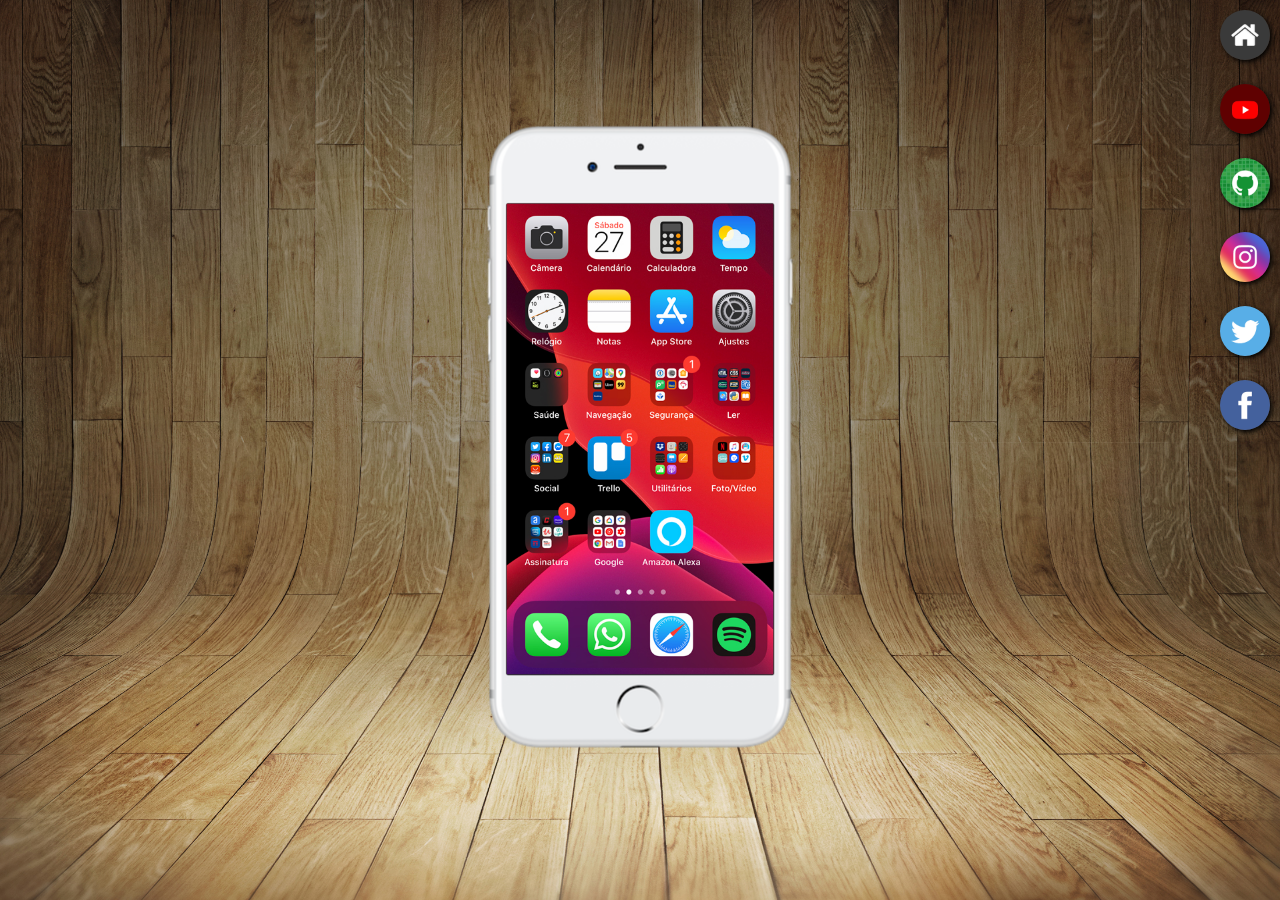
<file: index.html>
<!DOCTYPE html>
<html lang="pt-br">
<head>
    <meta charset="UTF-8">
    <meta http-equiv="X-UA-Compatible" content="IE=edge">
    <meta name="viewport" content="width=device-width, initial-scale=1.0">
    <link rel="stylesheet" href="estilos/style.css">
    <link rel="shortcut icon" href="favicon.ico" type="image/x-icon">
    <title>Projetos Redes Sociais</title>
</head>
<body>
    <main>
        <section id="telefone">
            <iframe src="home.html" name="tela" id="tela"  frameborder="0"></iframe>

        </section>

        <section id="redes-sociais">
            <a href="home.html" target="tela"><img src="imagens/logo-home.jpg" alt="Home"></a><br>

            <a href="youtube.html" target="tela"><img src="imagens/logo-youtube.jpg" alt="Youtube"></a><br>

            <a href="github.html" target="tela"><img src="imagens/logo-github.jpg" alt="GitHub"></a><br>

            <a href="instagram.html" target="tela"><img src="imagens/logo-instagram.jpg" alt="Instagram"></a><br>

            <a href="twitter.html" target="tela"><img src="imagens/logo-twitter.jpg" alt="Twitter"></a><br>
            
            <a href="facebook.html" target="tela"><img src="imagens/logo-facebook.jpg" alt="Facebook"></a><br>

        </section>



    </main>
</body>
</html>
</file>
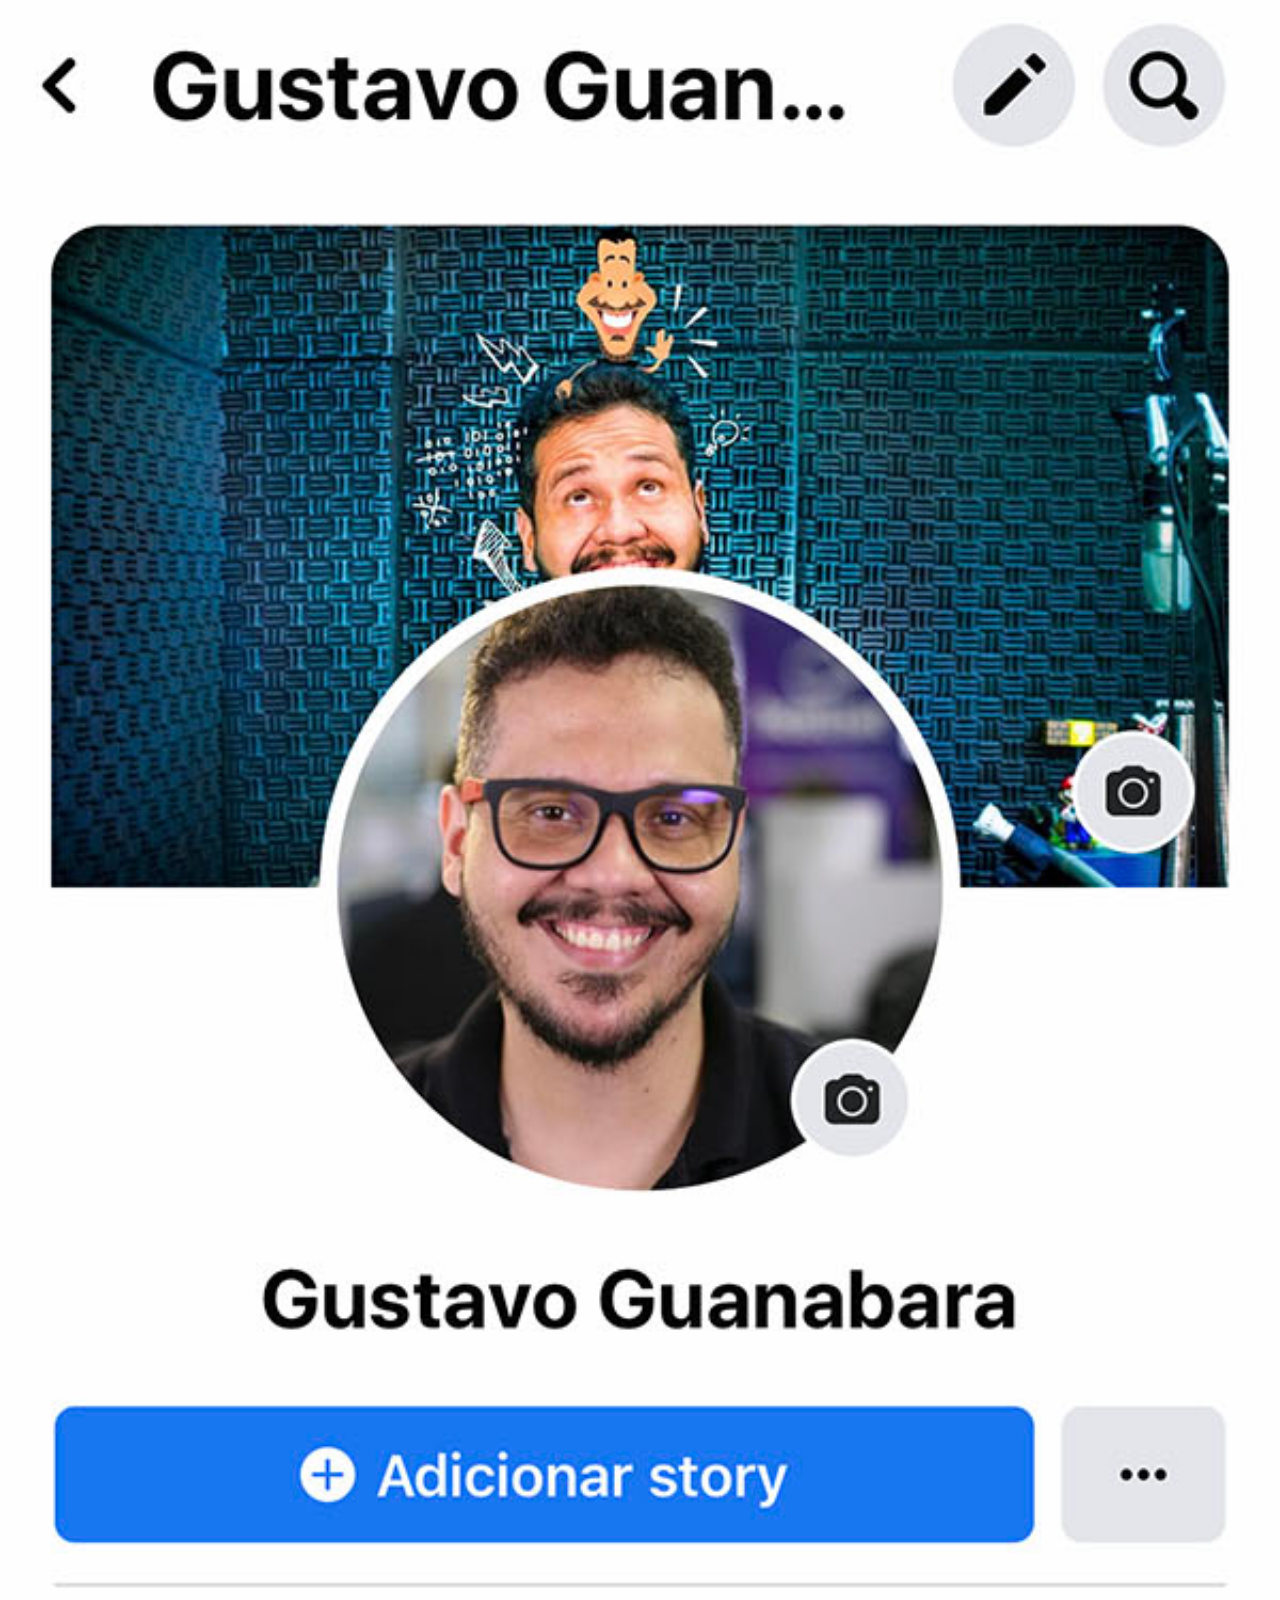
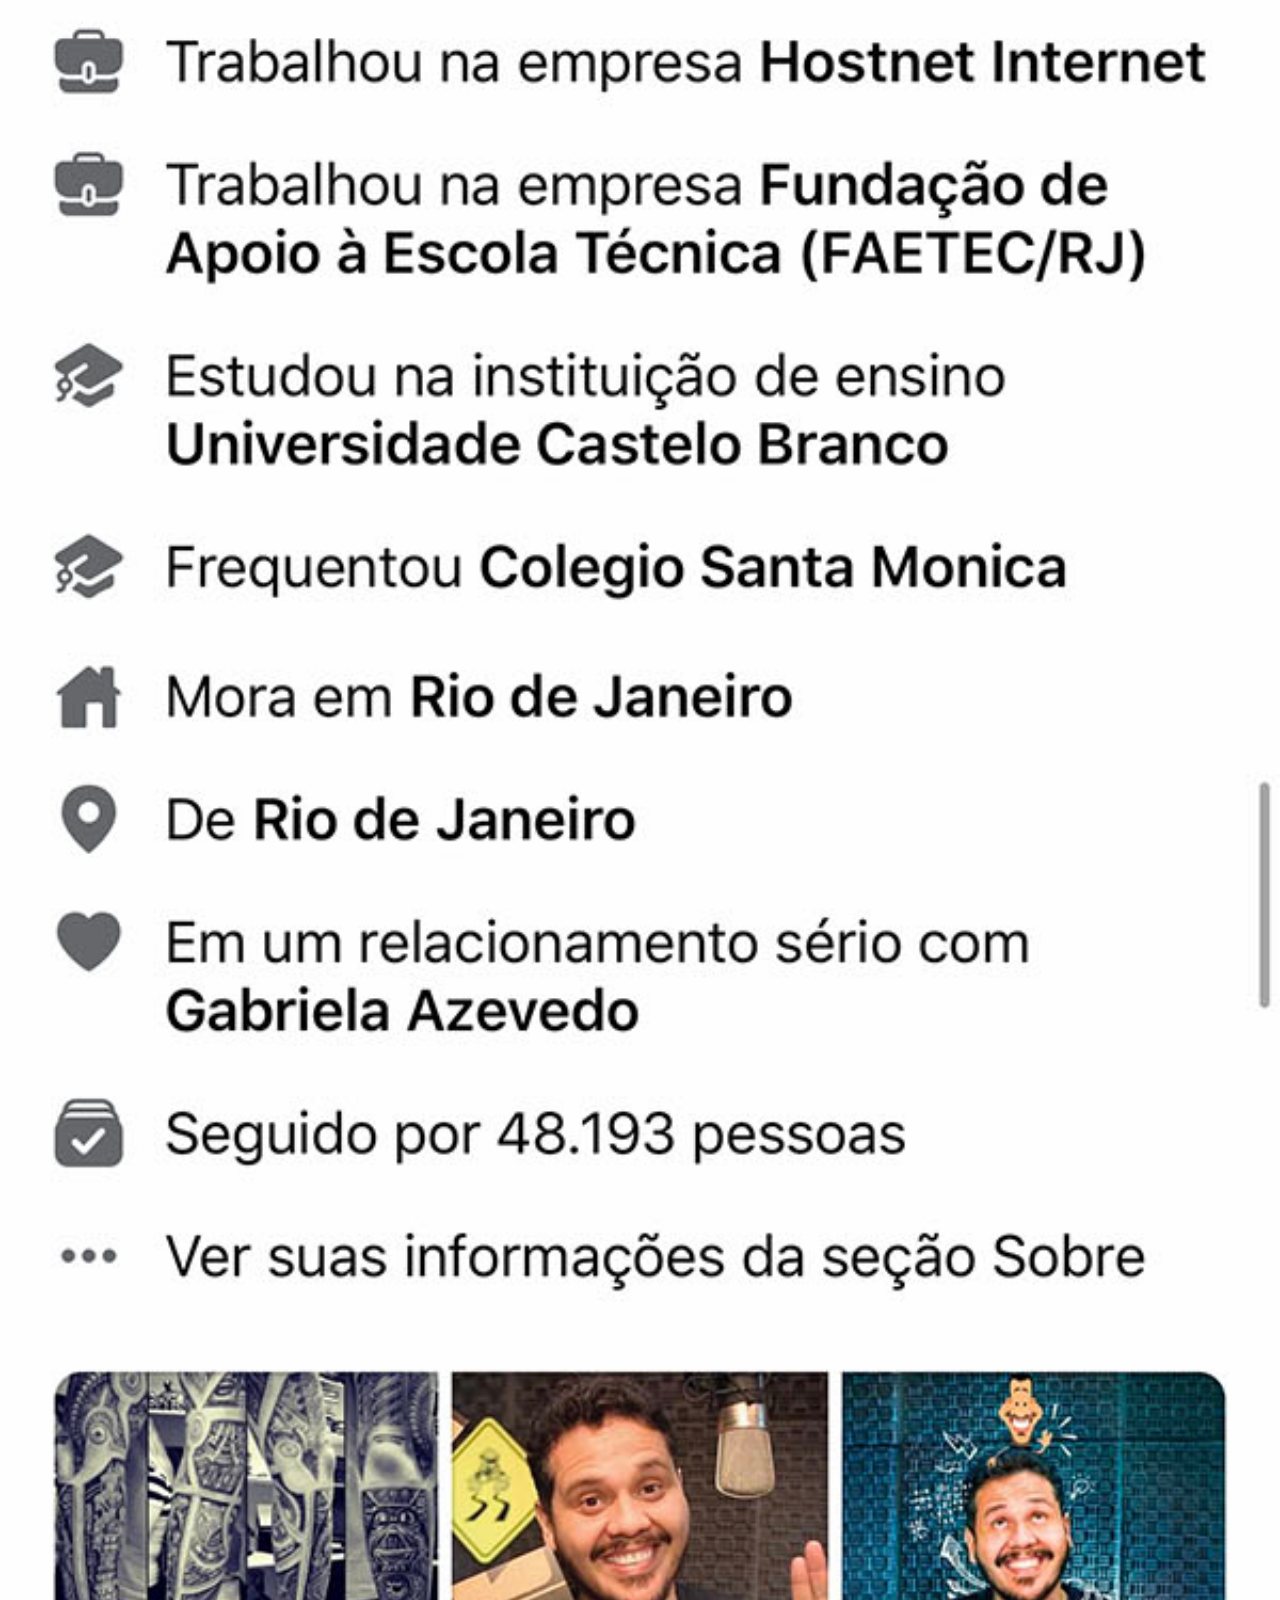
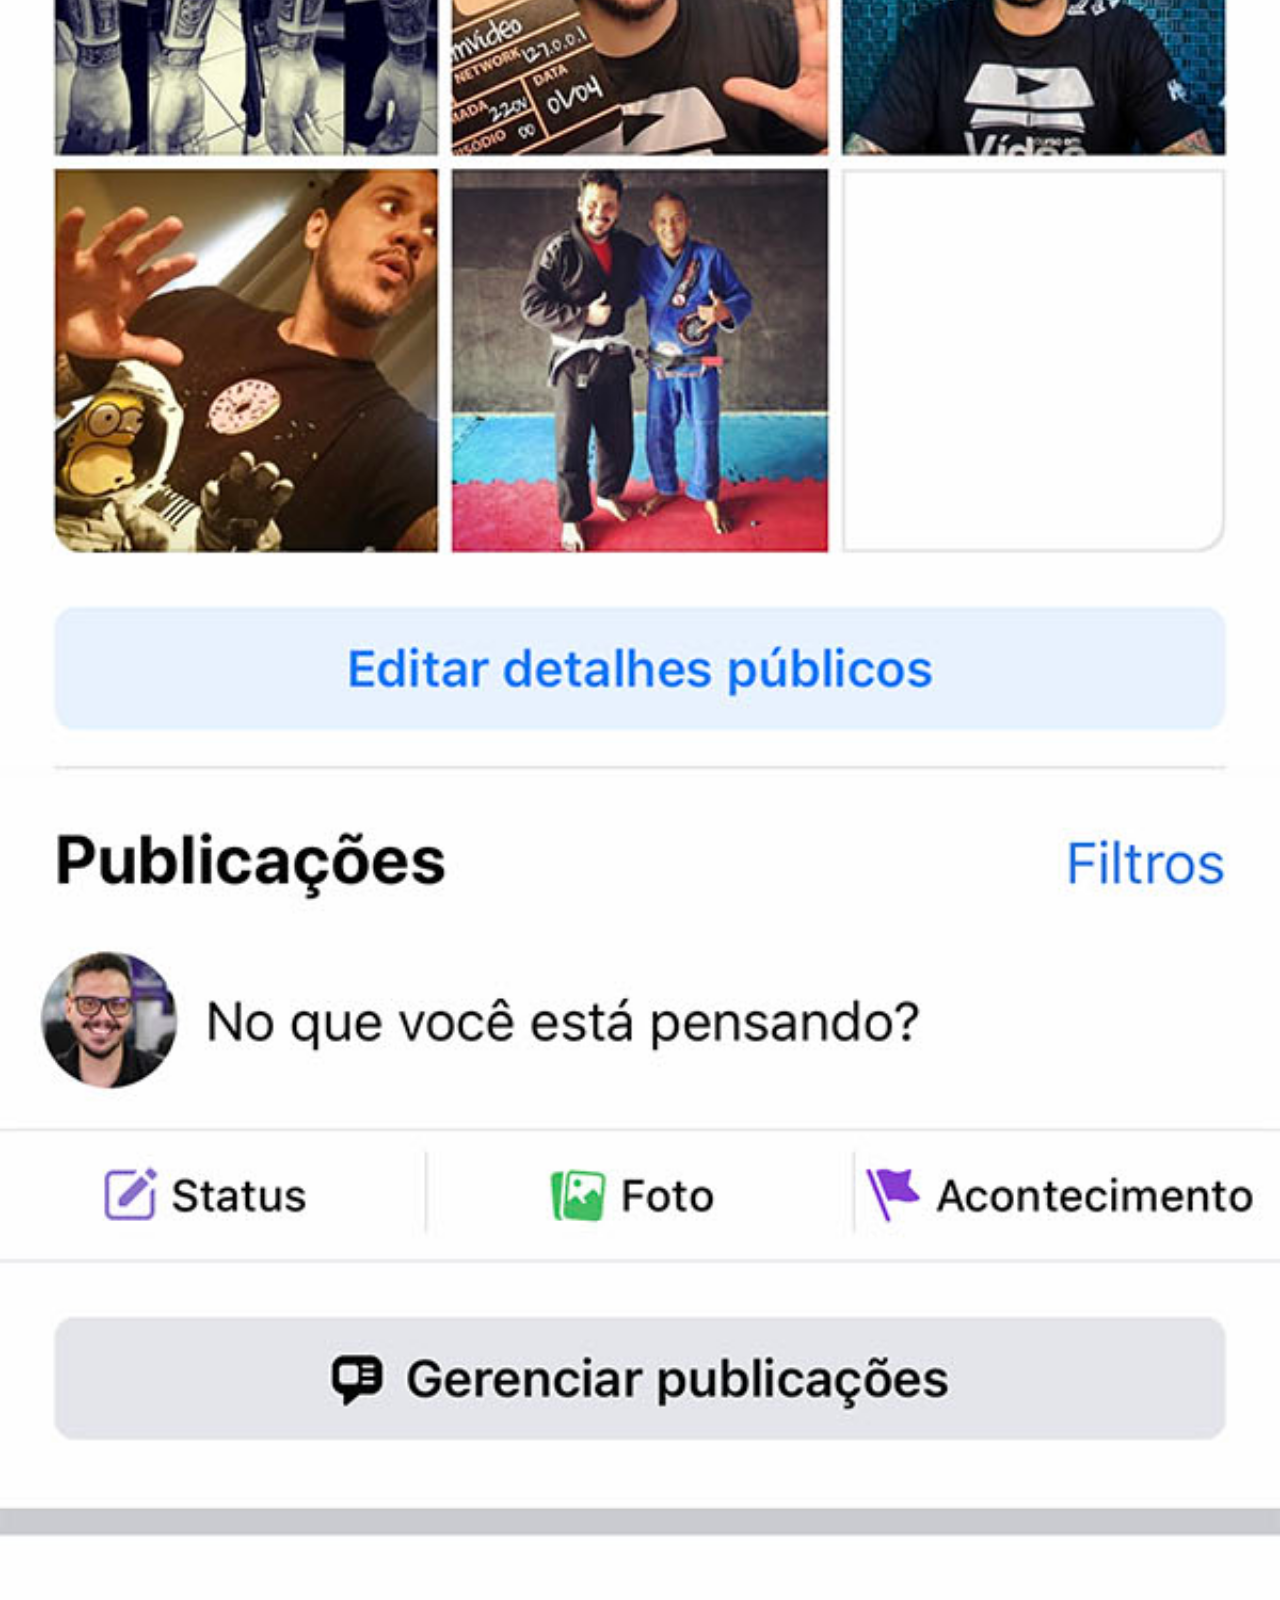
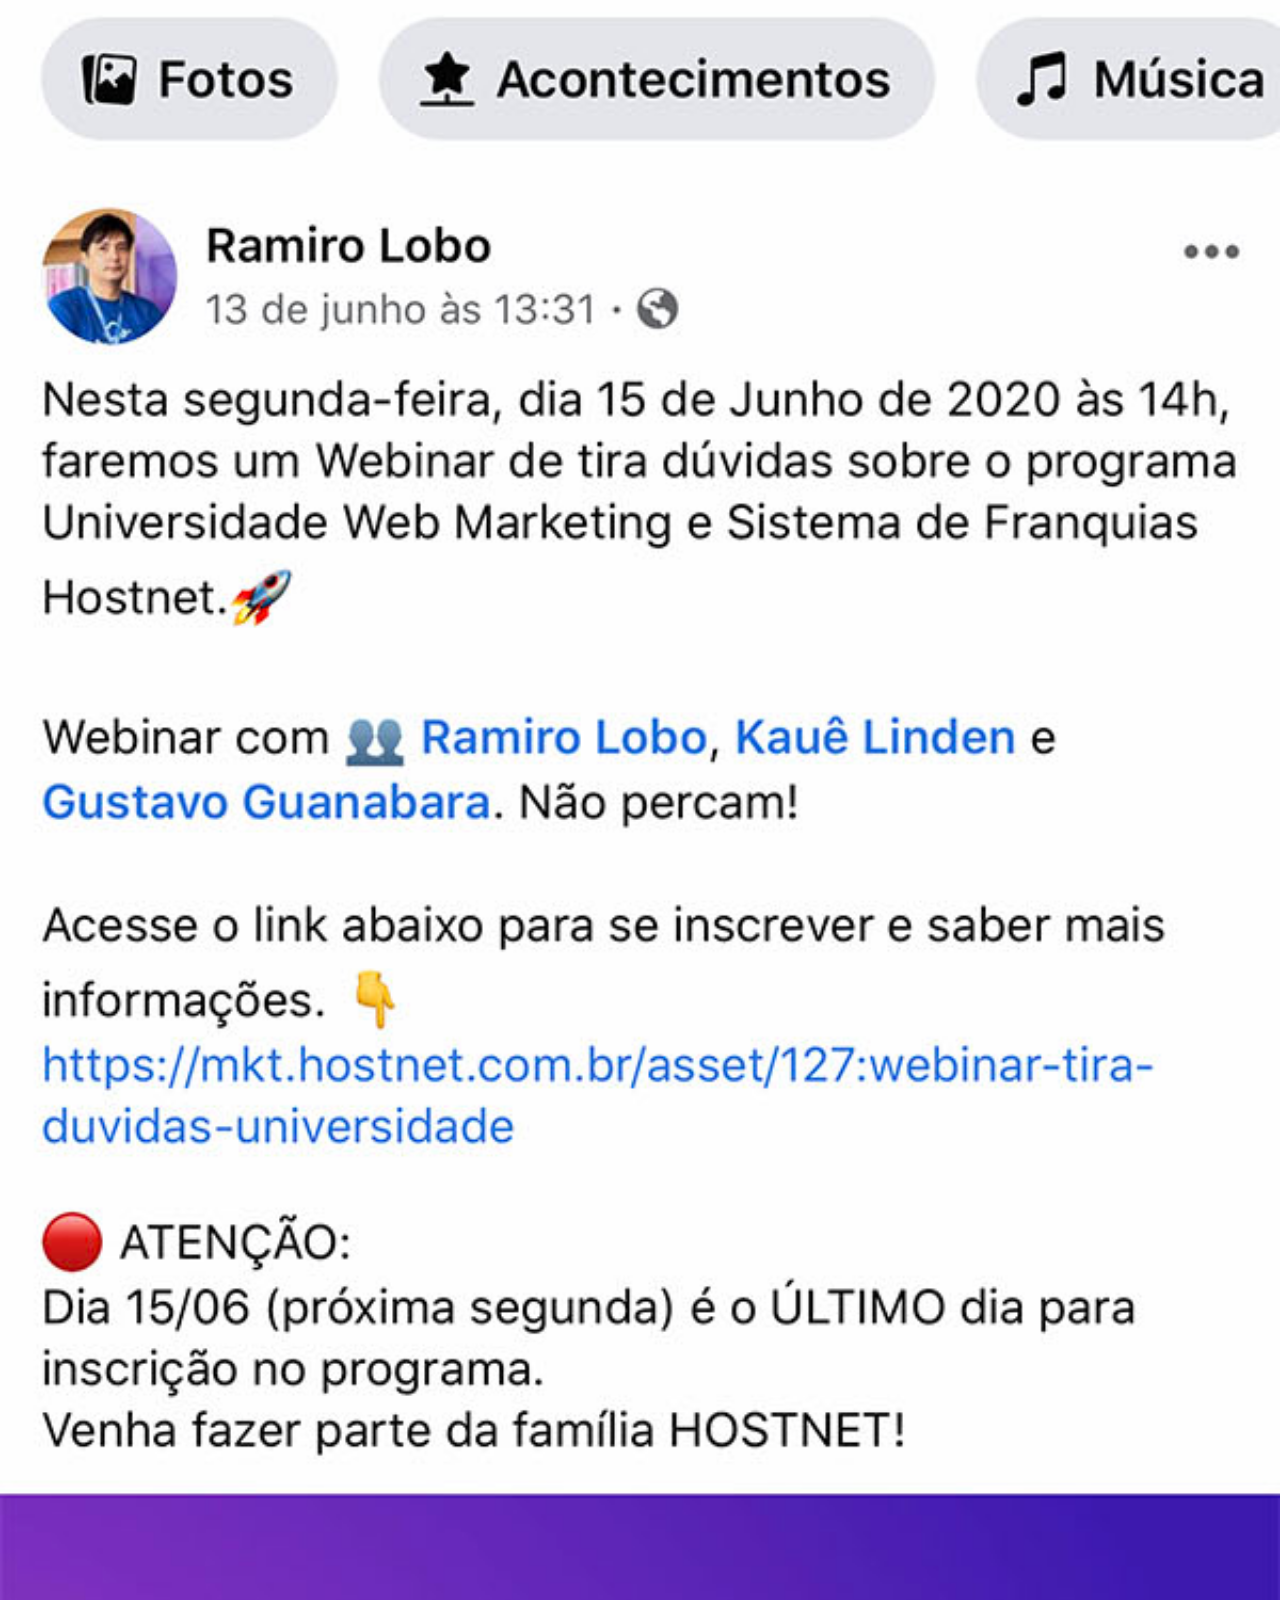
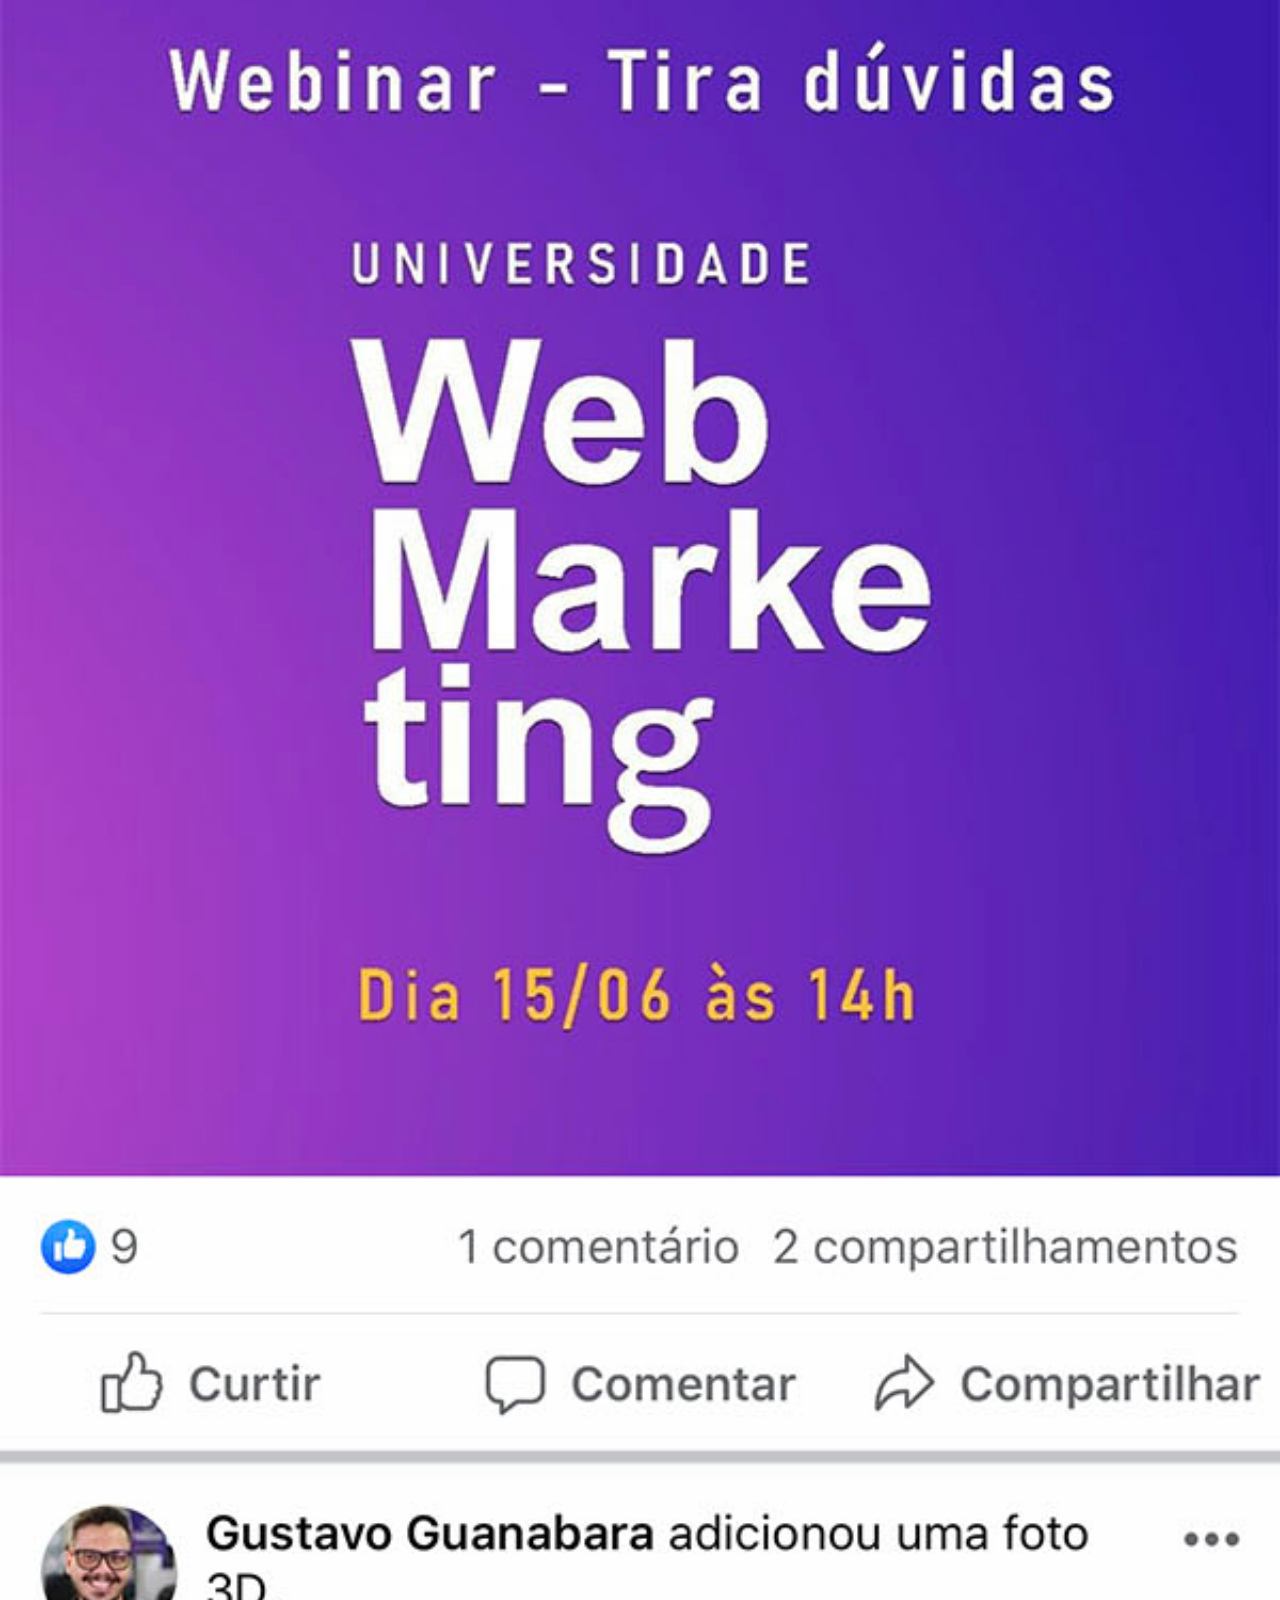
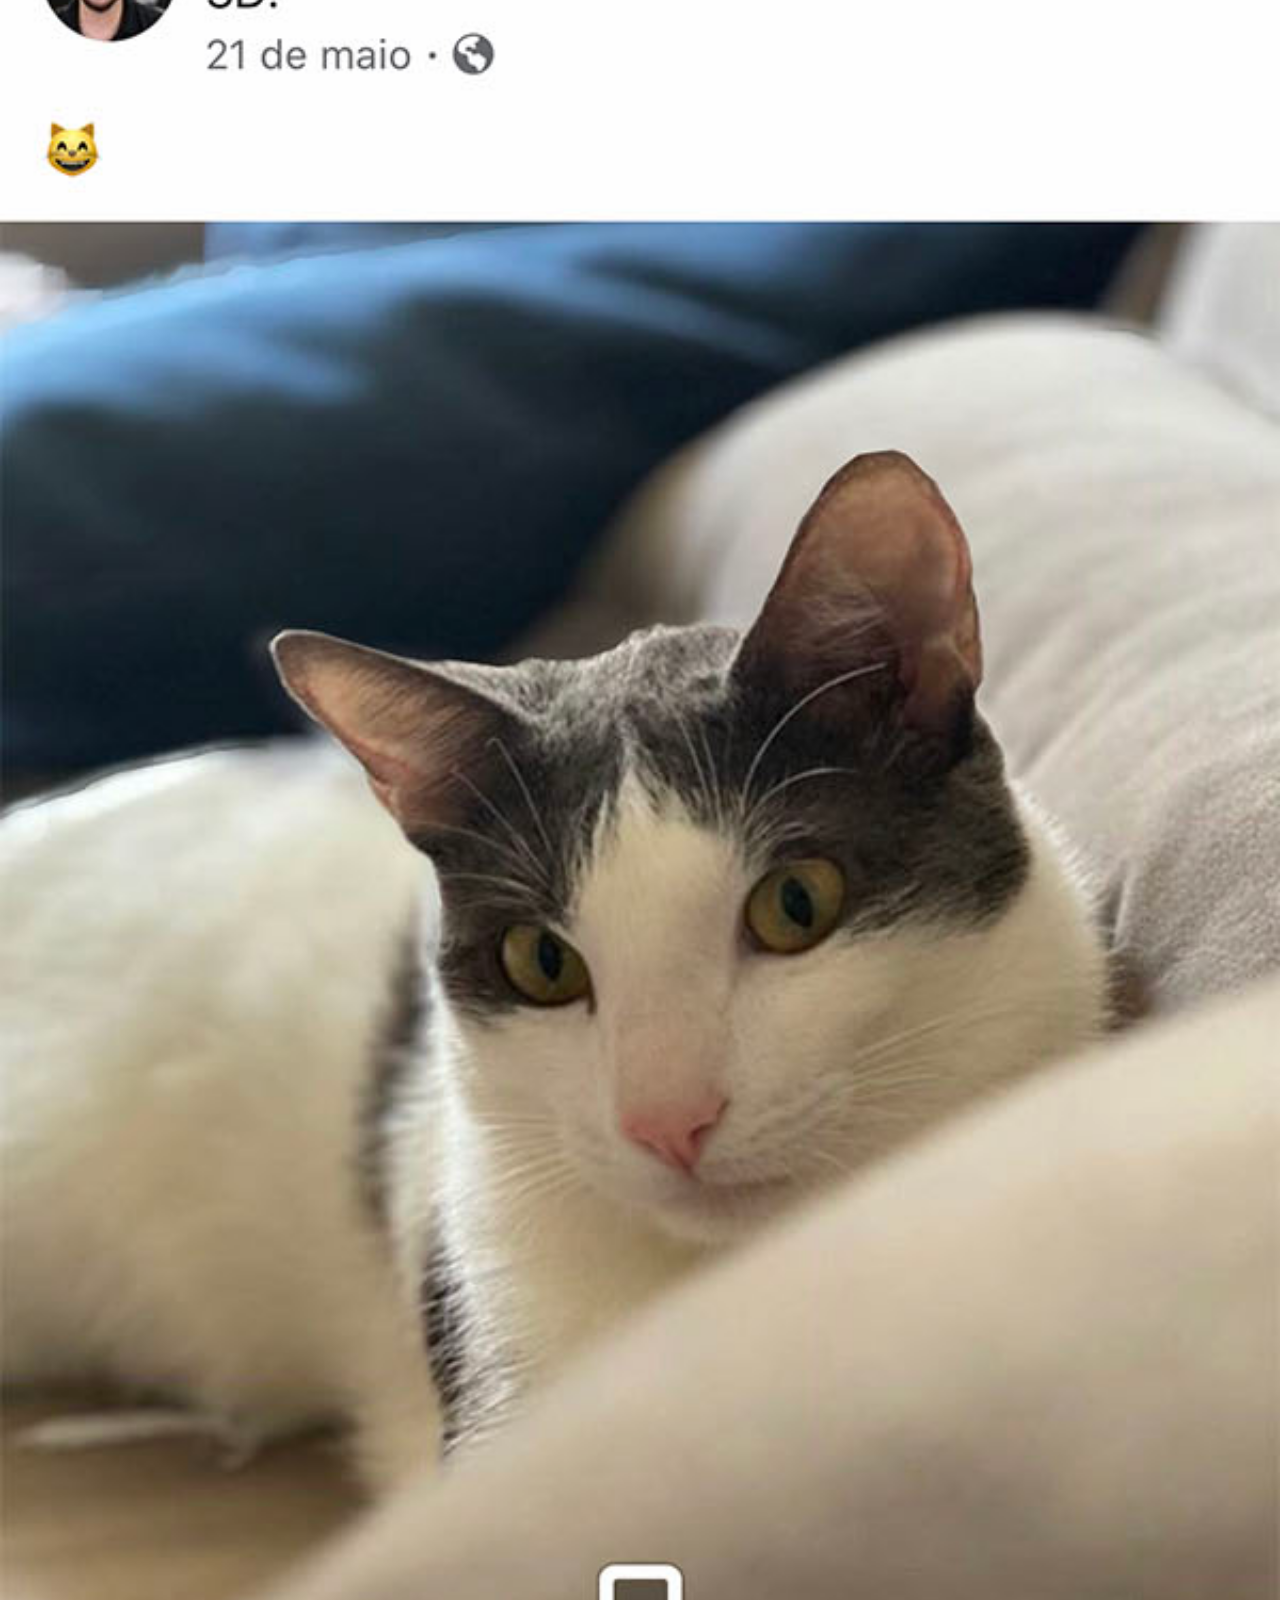
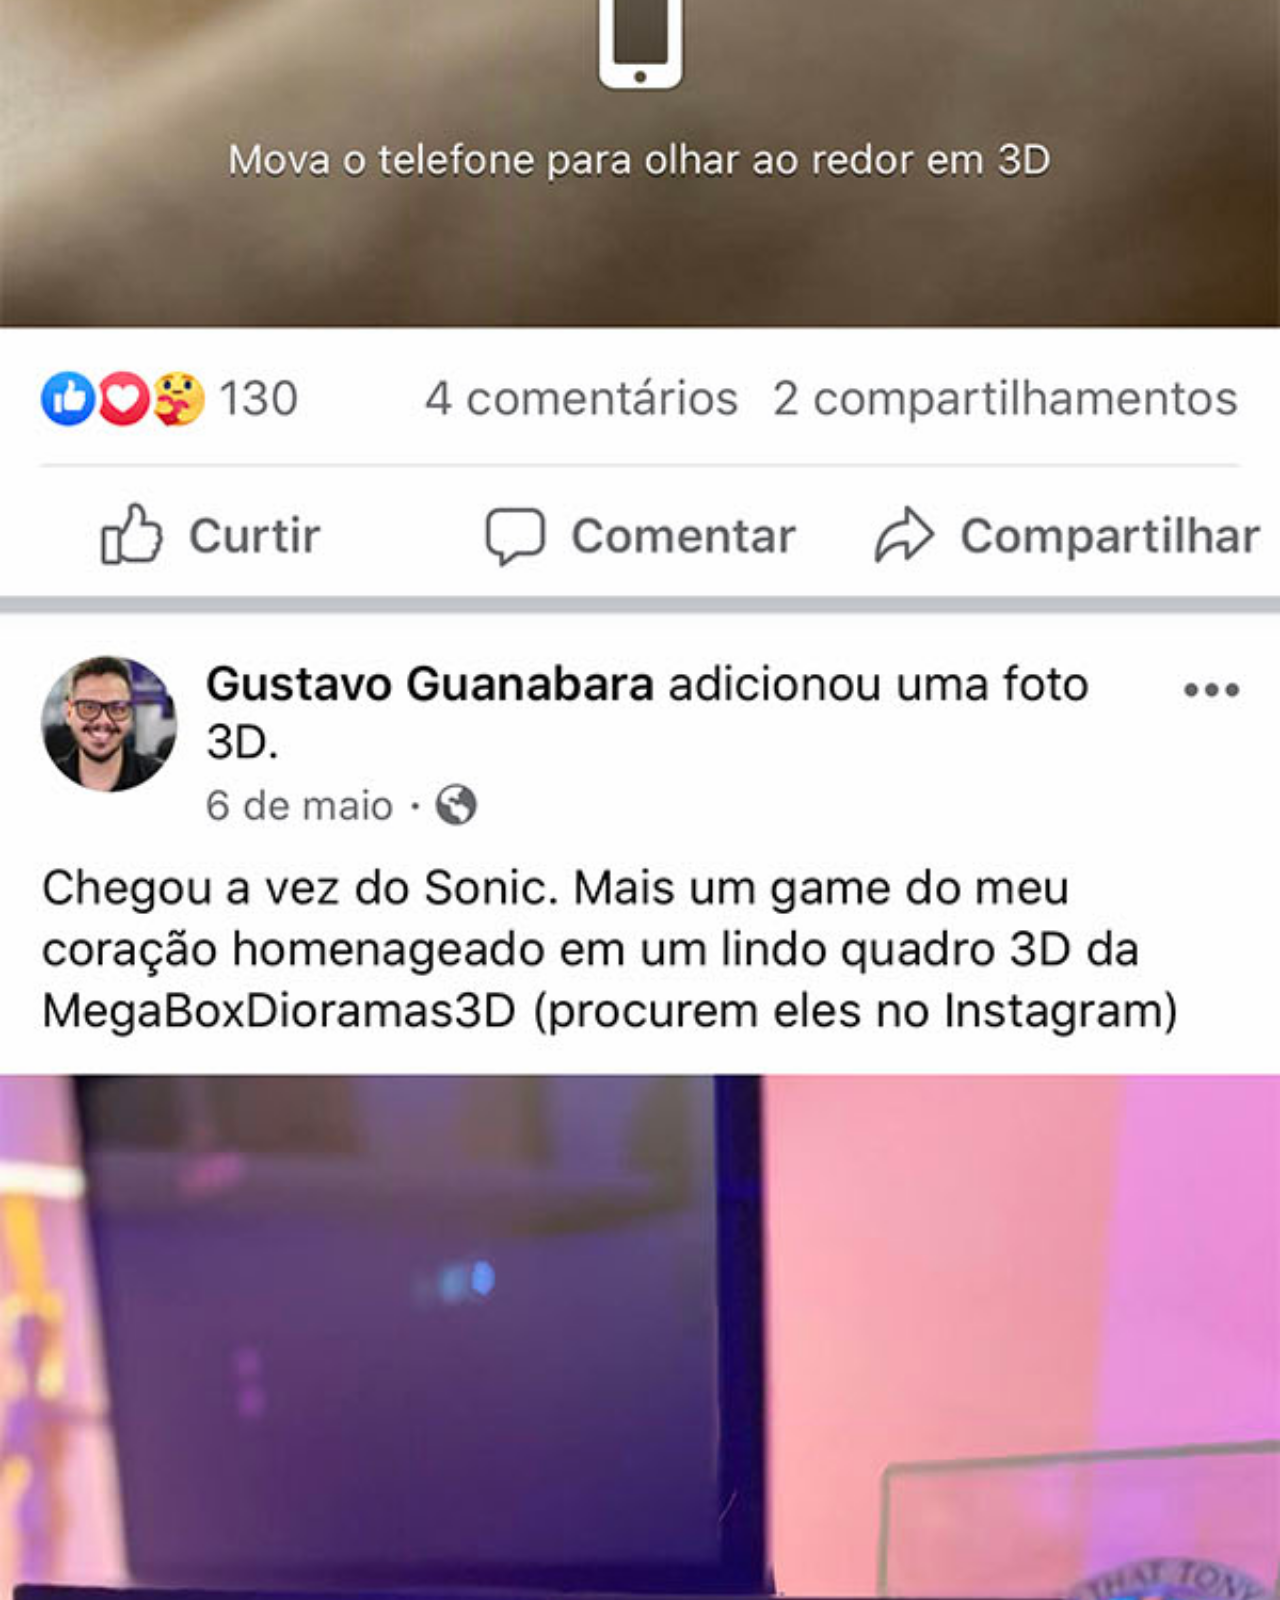
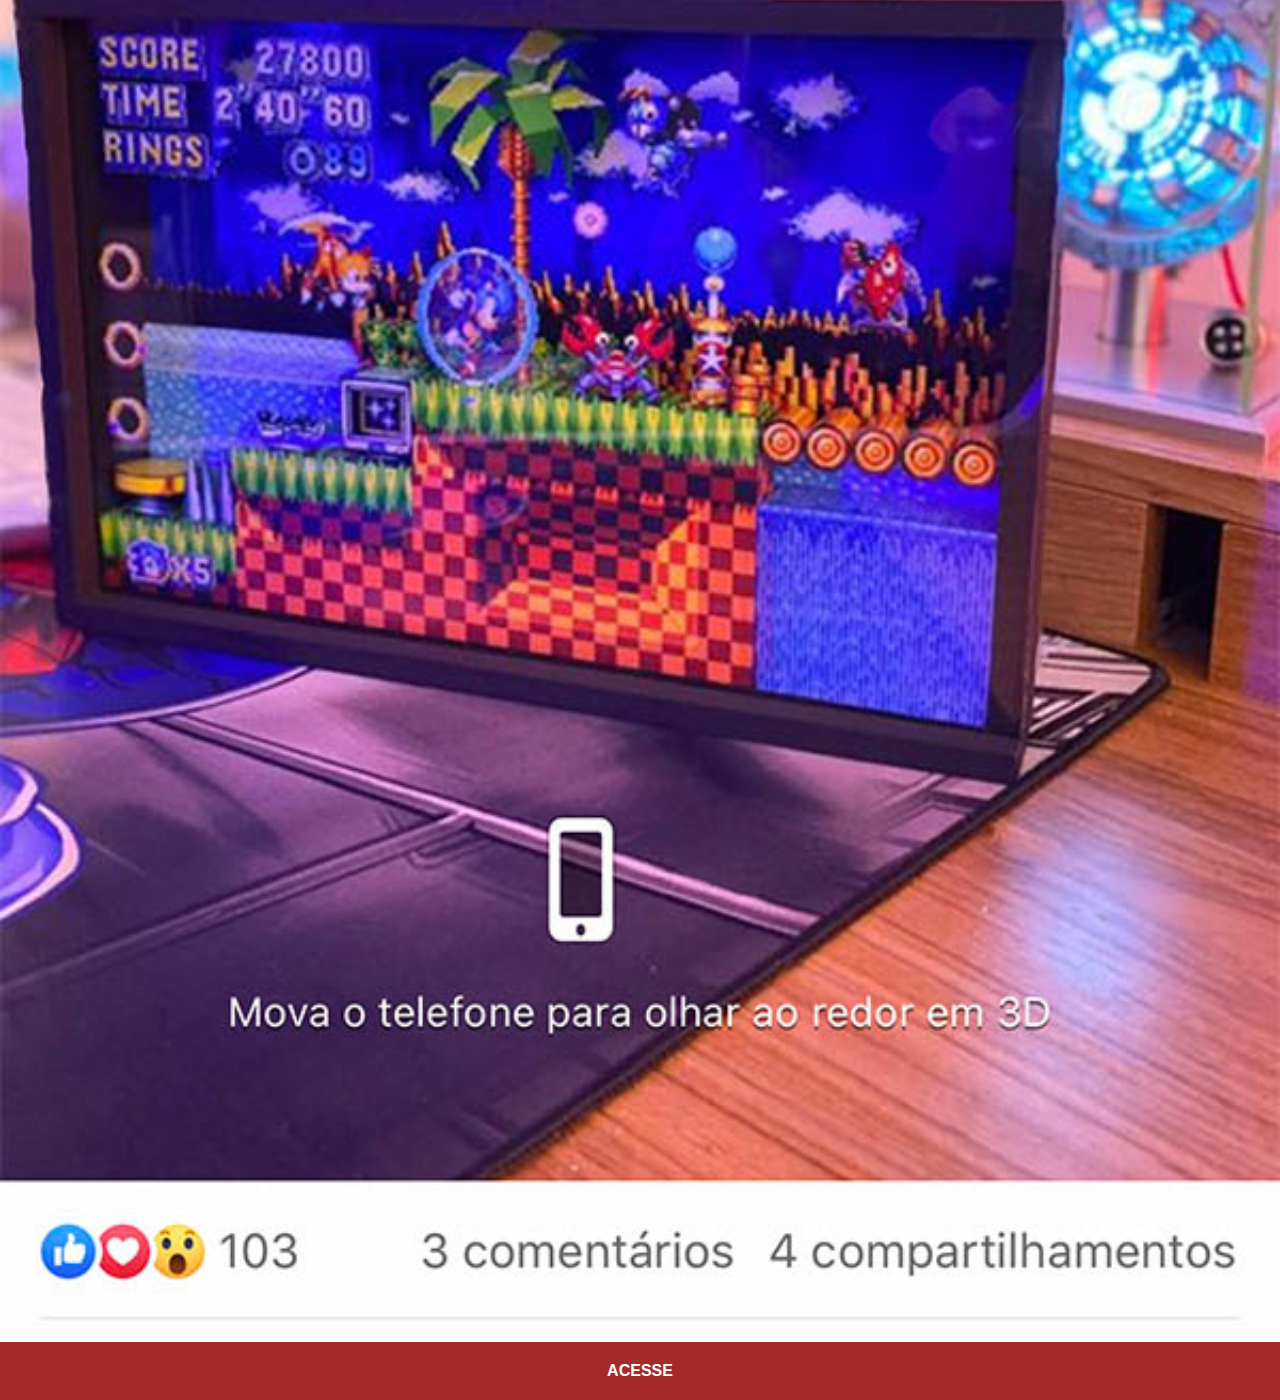
<file: facebook.html>
<!DOCTYPE html>
<html lang="pt-br">
<head>
    <meta charset="UTF-8">
    <meta http-equiv="X-UA-Compatible" content="IE=edge">
    <meta name="viewport" content="width=device-width, initial-scale=1.0">
    <title>Instagram</title>
    <link rel="stylesheet" href="social.css">
</head>
<body>
    <img src="imagens/tela-facebook.jpg" alt="GitHub">
    <a href="https://www.instagram.com/" target="_blank">ACESSE</a>
    
</body>
</html>
</file>
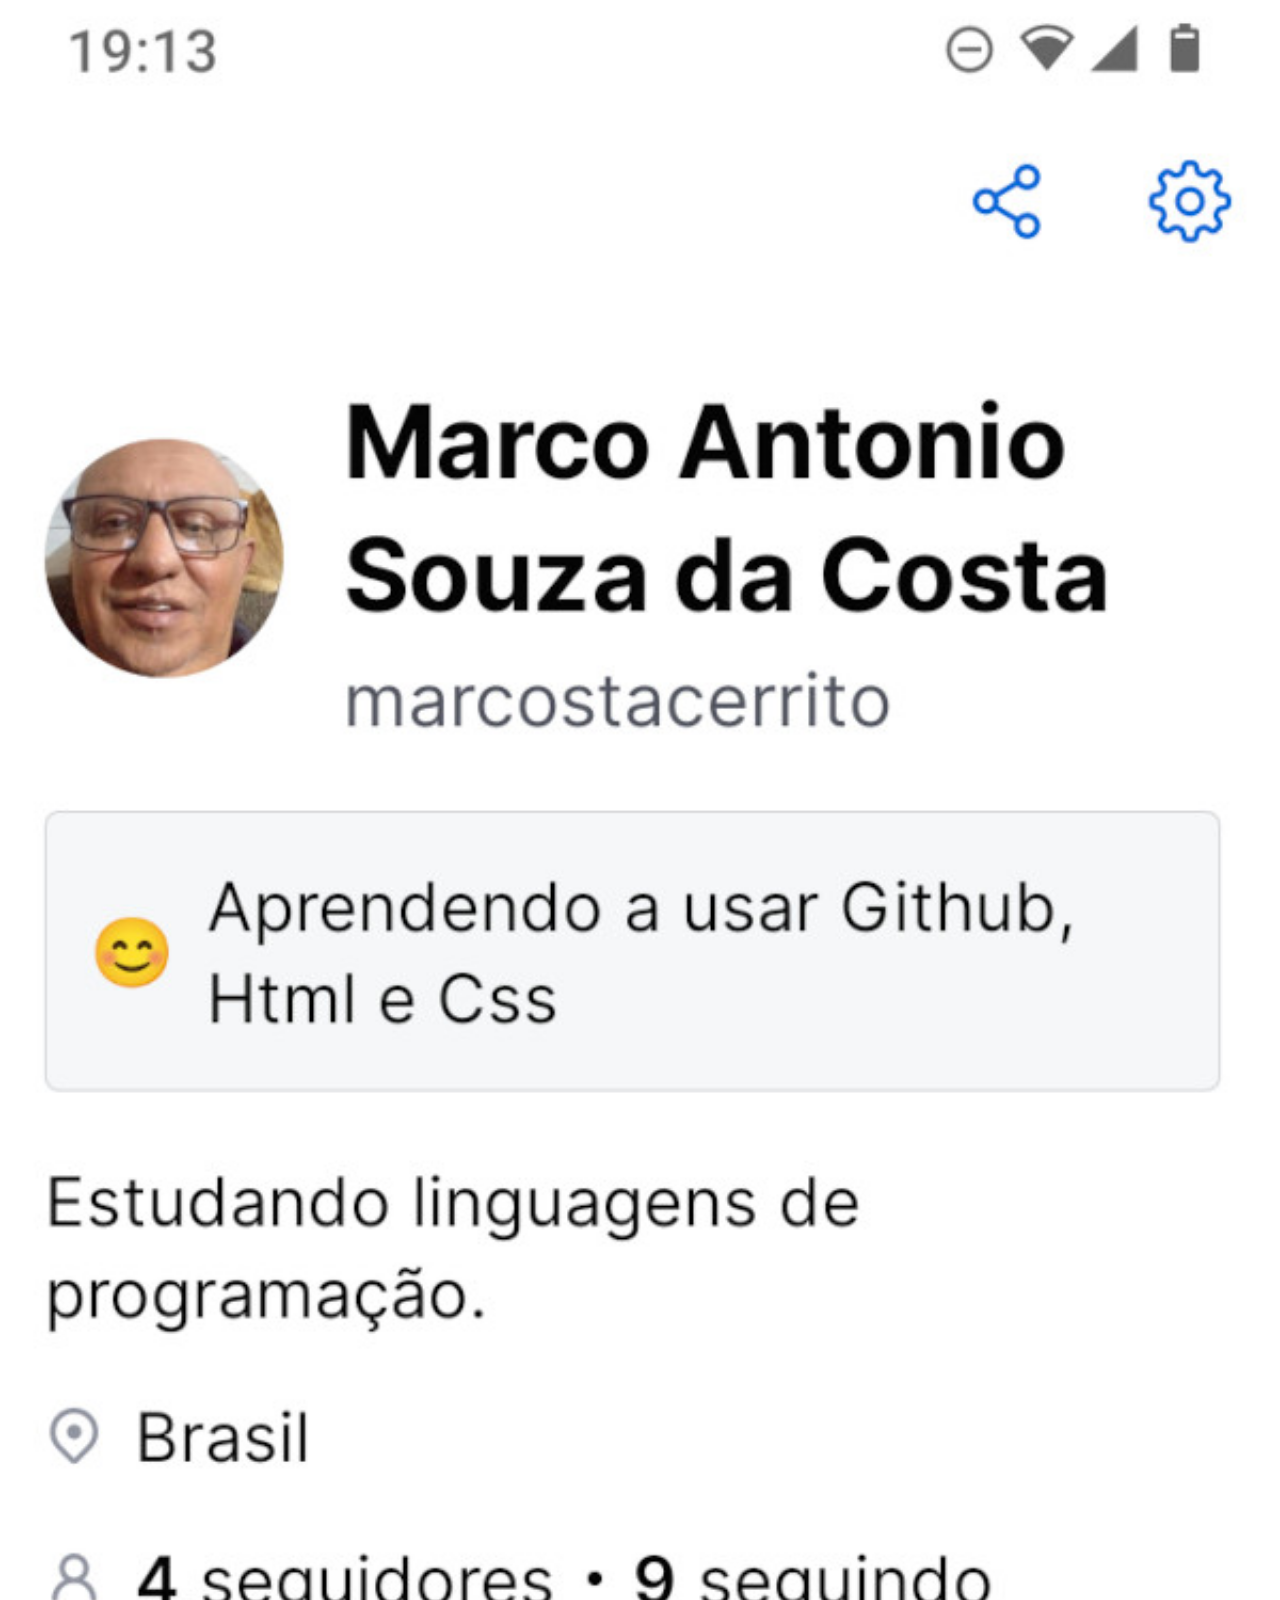
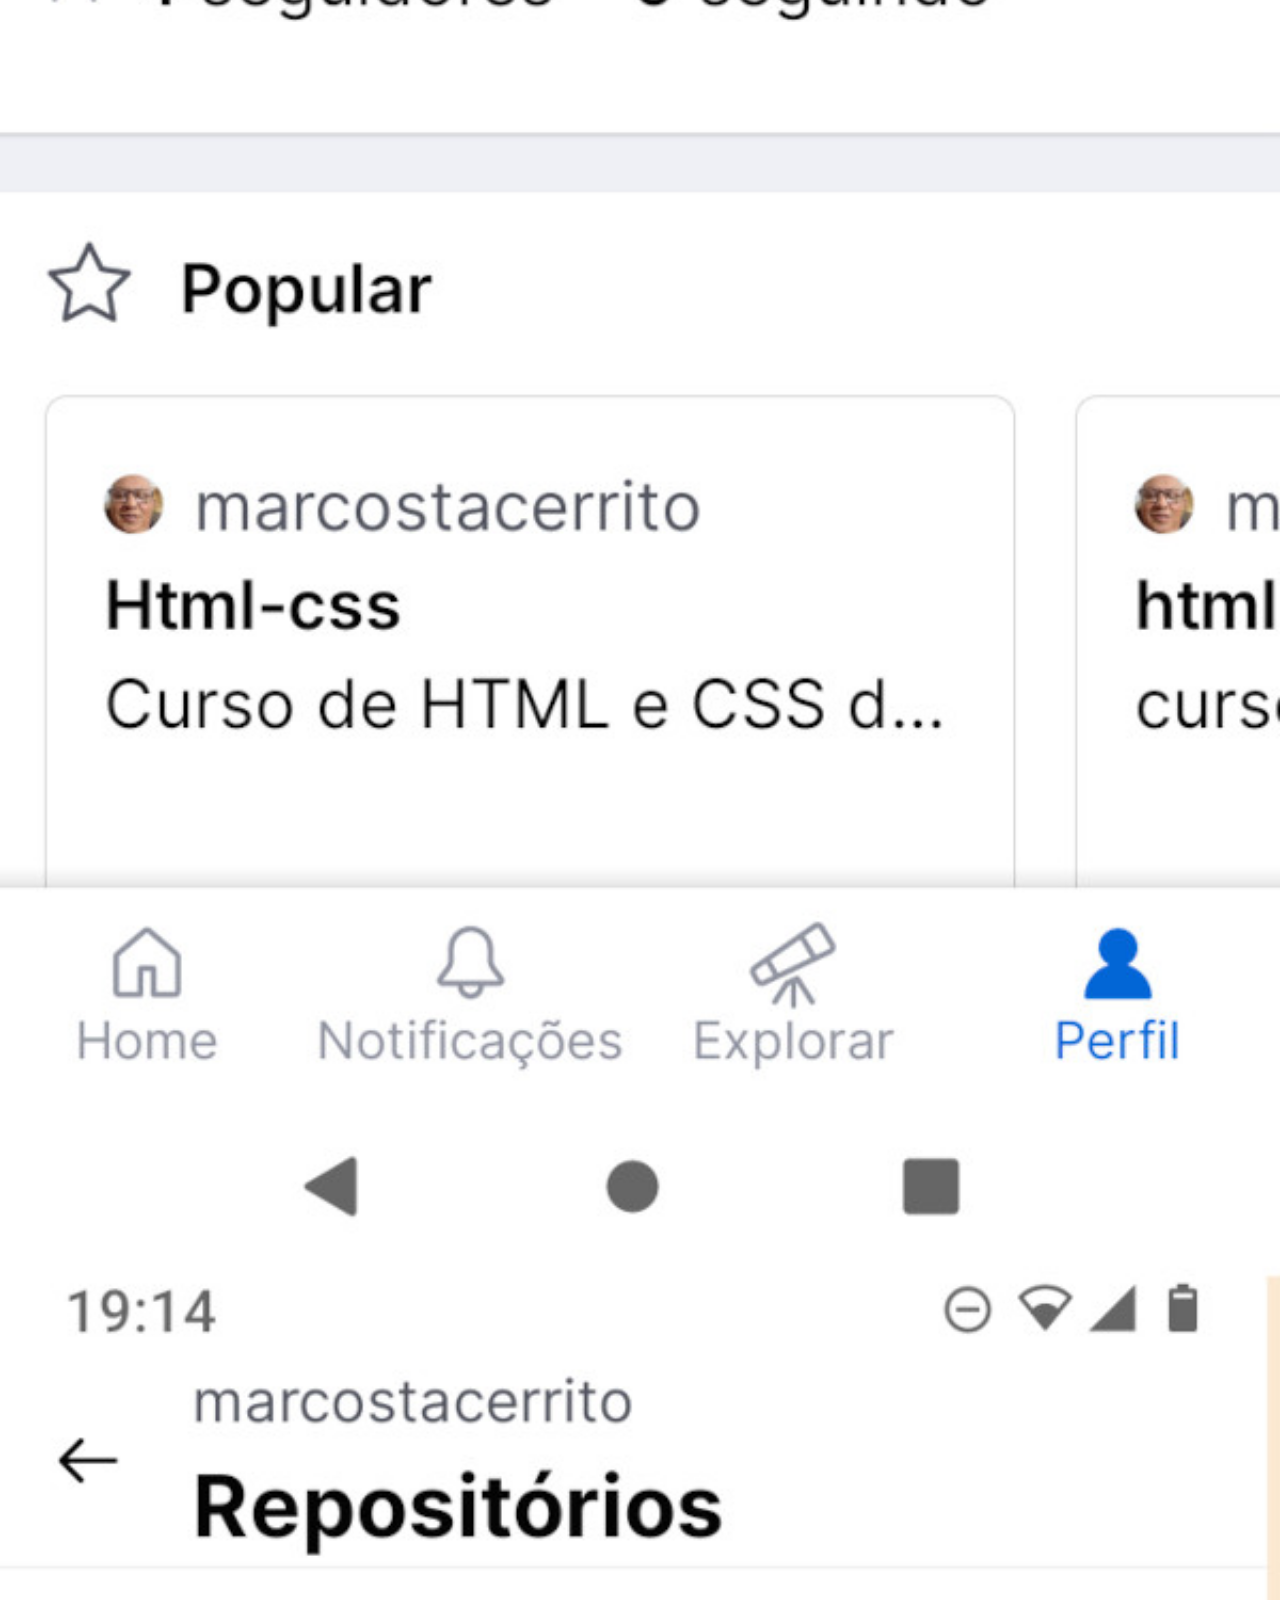
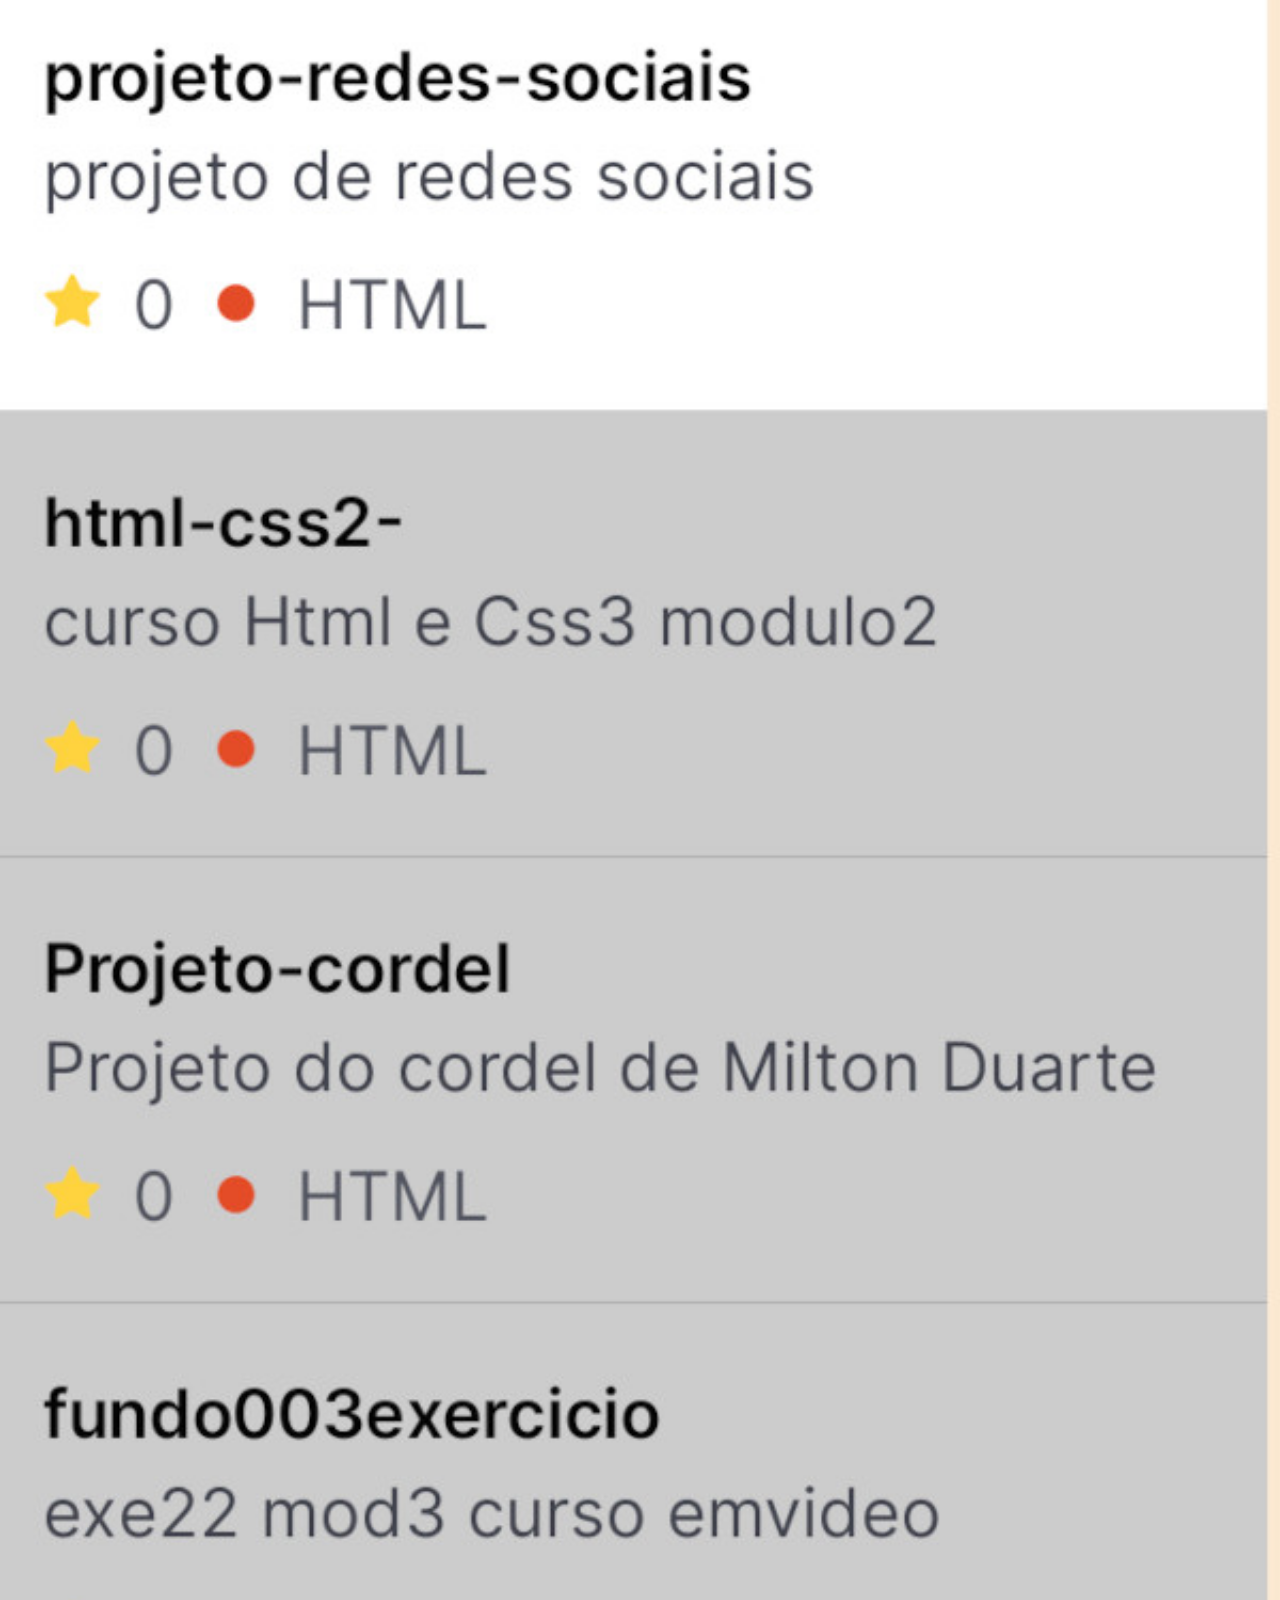
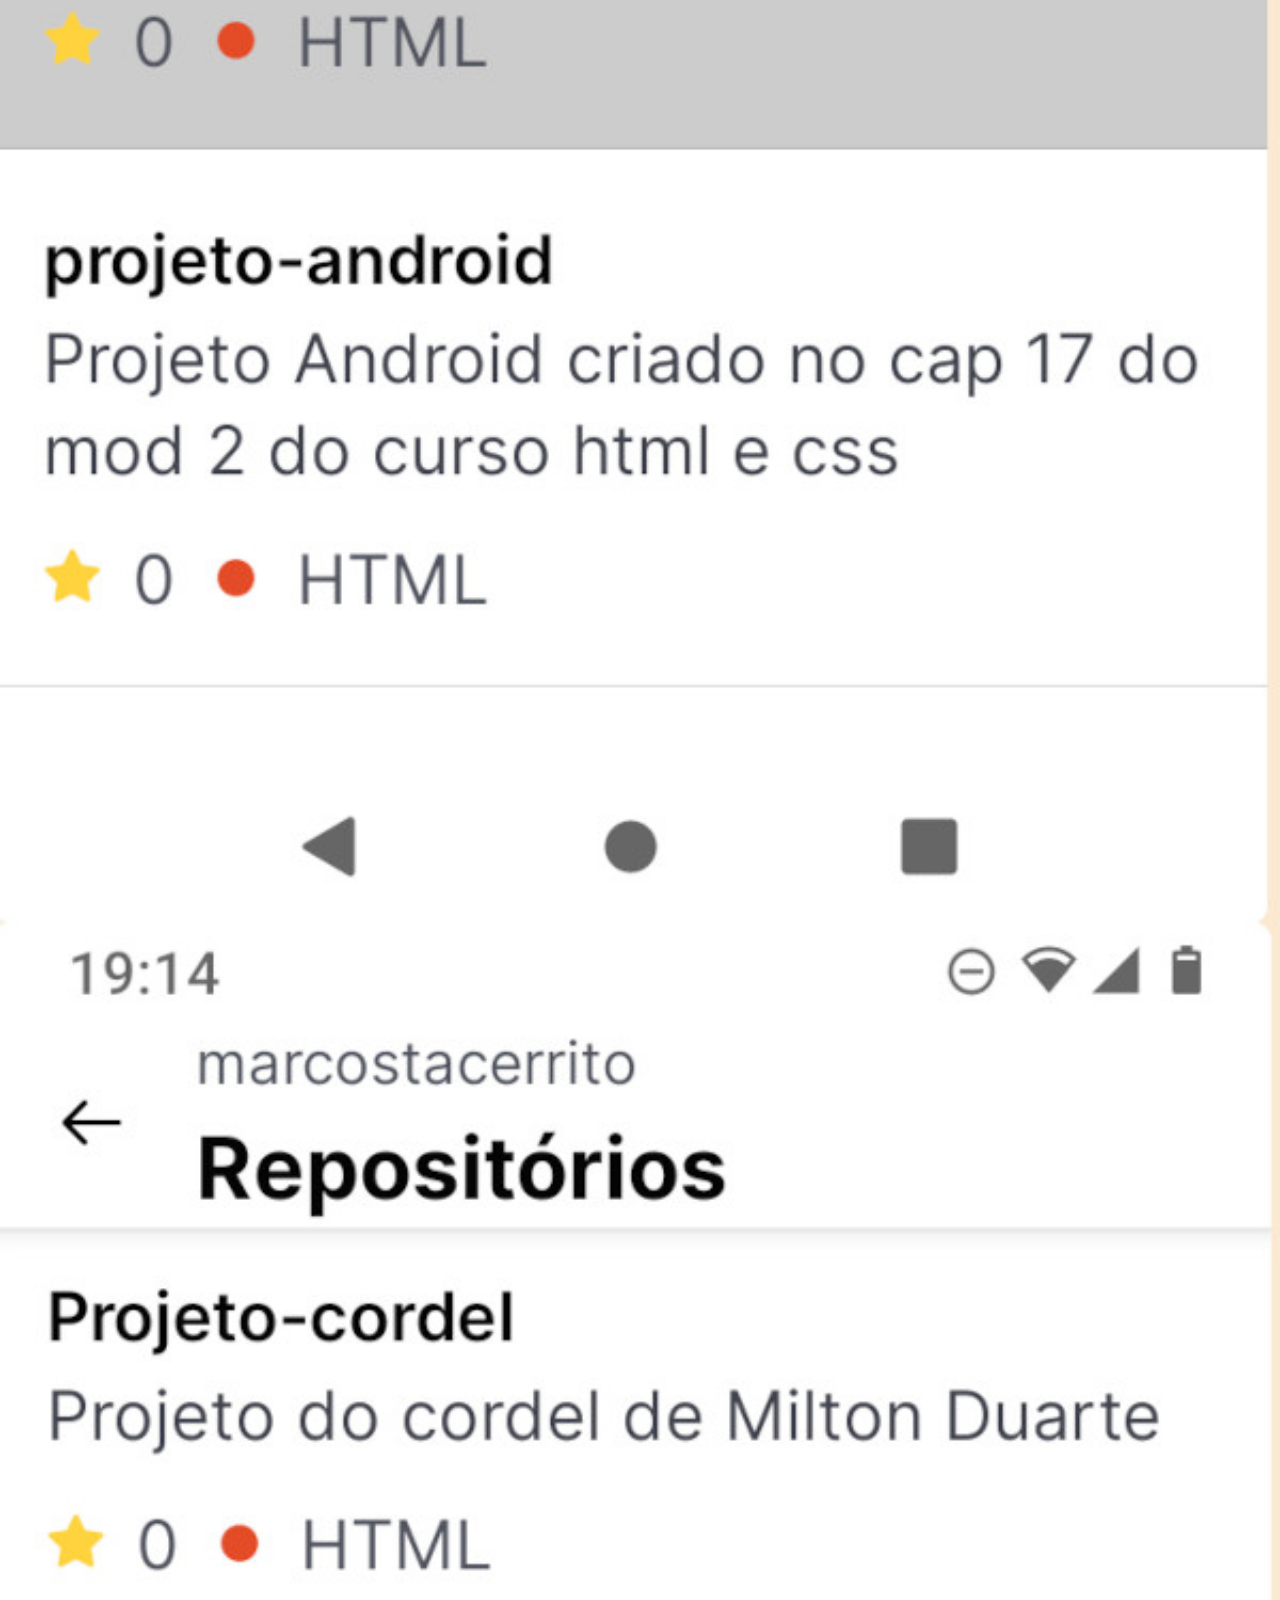
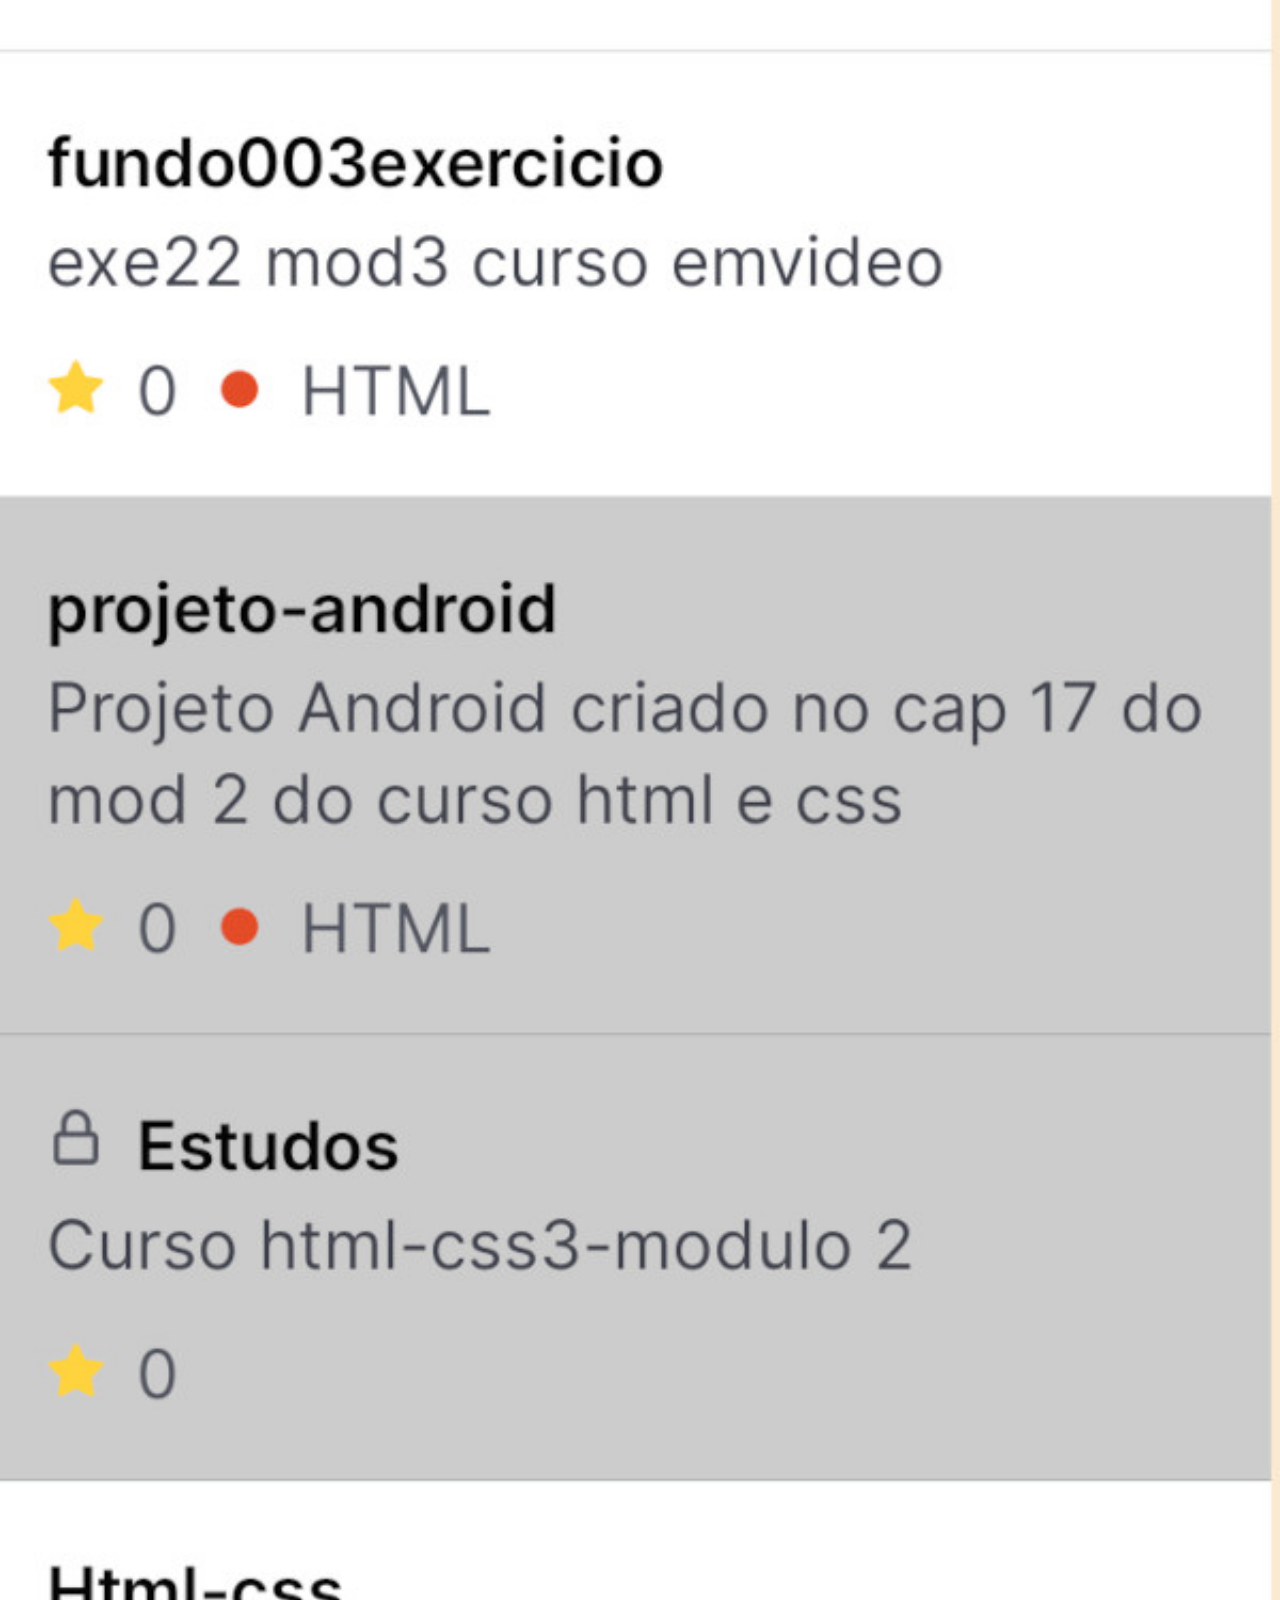
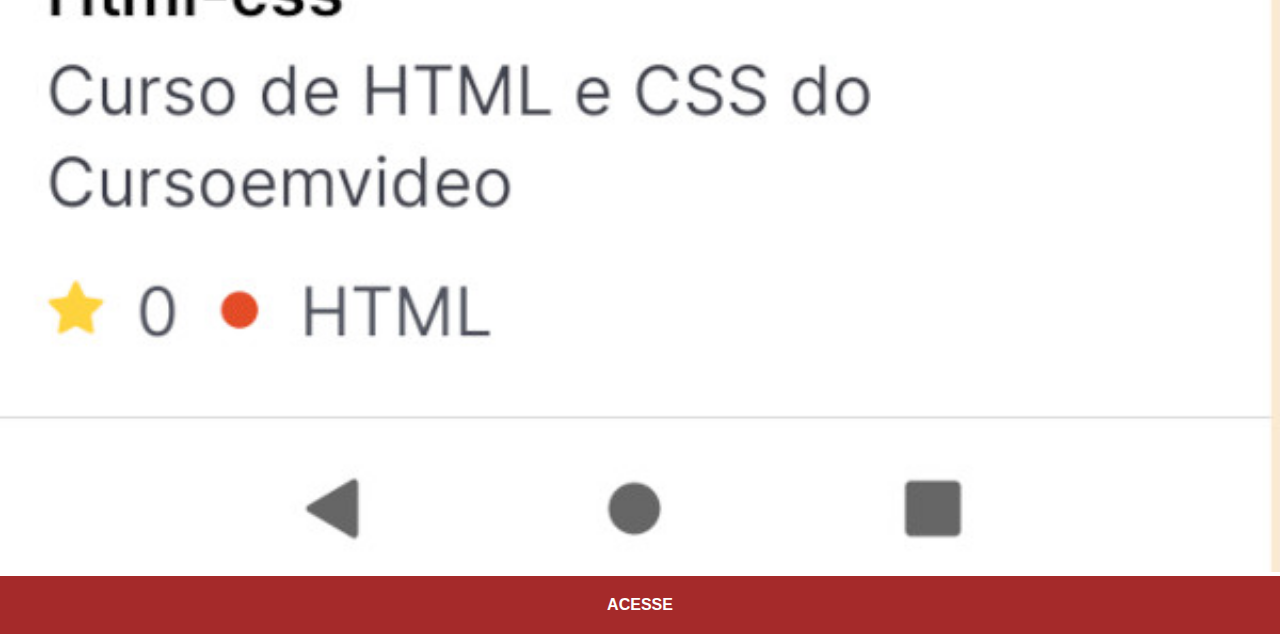
<file: github.html>
<!DOCTYPE html>
<html lang="pt-br">
<head>
    <meta charset="UTF-8">
    <meta http-equiv="X-UA-Compatible" content="IE=edge">
    <meta name="viewport" content="width=device-width, initial-scale=1.0">
    <title>GitHub</title>
    <link rel="stylesheet" href="social.css">
</head>
<body>
    <img src="imagens/tela-github1.jpg" alt="GitHub">
    <a href="https://github.com/marcostacerrito" target="_blank">ACESSE</a>
    
</body>
</html>
</file>
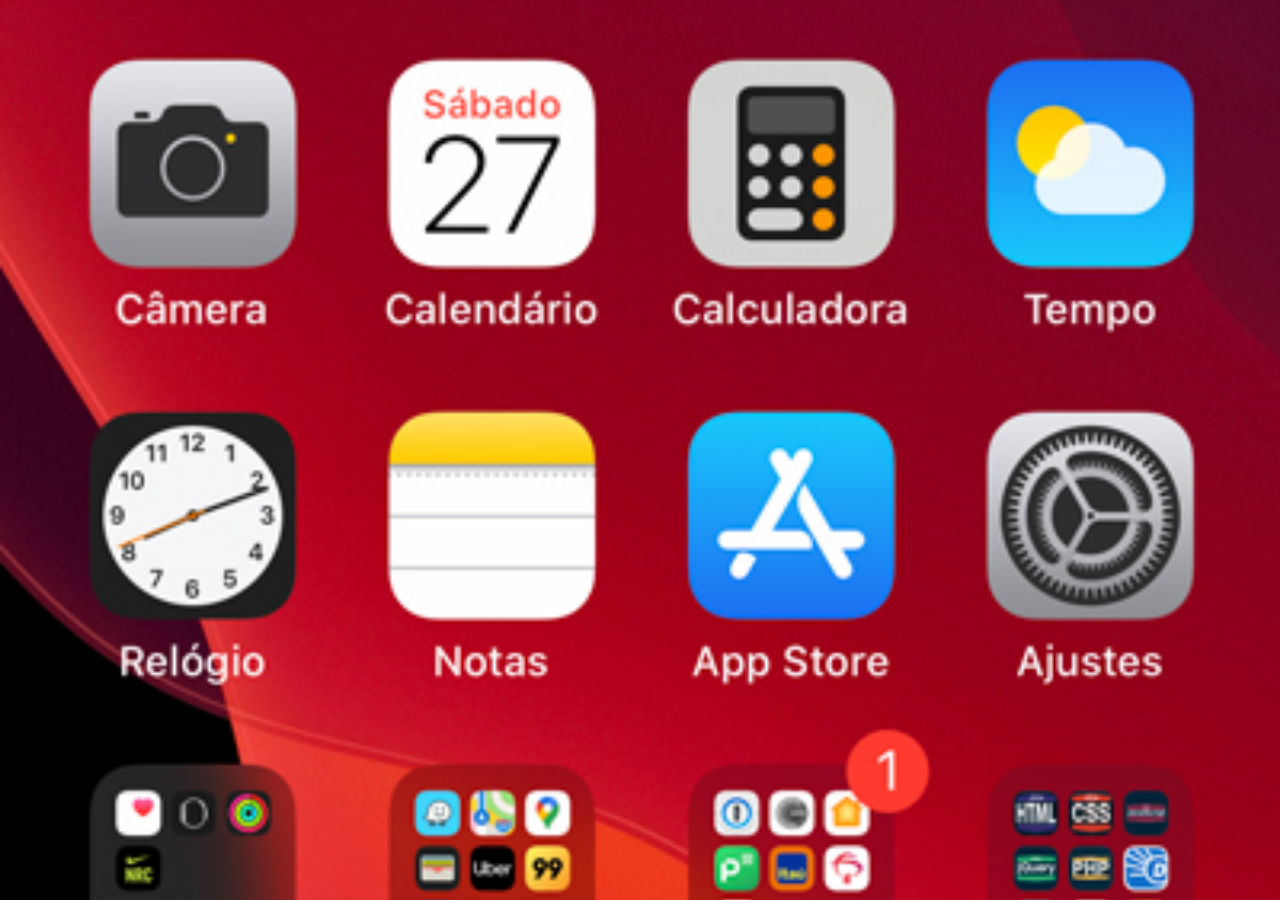
<file: home.html>
<!DOCTYPE html>
<html lang="pt-br">
<head>
    <meta charset="UTF-8">
    <meta http-equiv="X-UA-Compatible" content="IE=edge">
    <meta name="viewport" content="width=device-width, initial-scale=1.0">
    <title>Home</title>
</head>
<style>
    * {
        margin: 0px;
        padding: 0px;
    }

    body {

        width: 100vw;
        height: 100vh;
        background: black url('imagens/tela-home.jpg') no-repeat top center;
        background-size: cover;
        
}



</style>
<body>
    
</body>
</html>
</file>
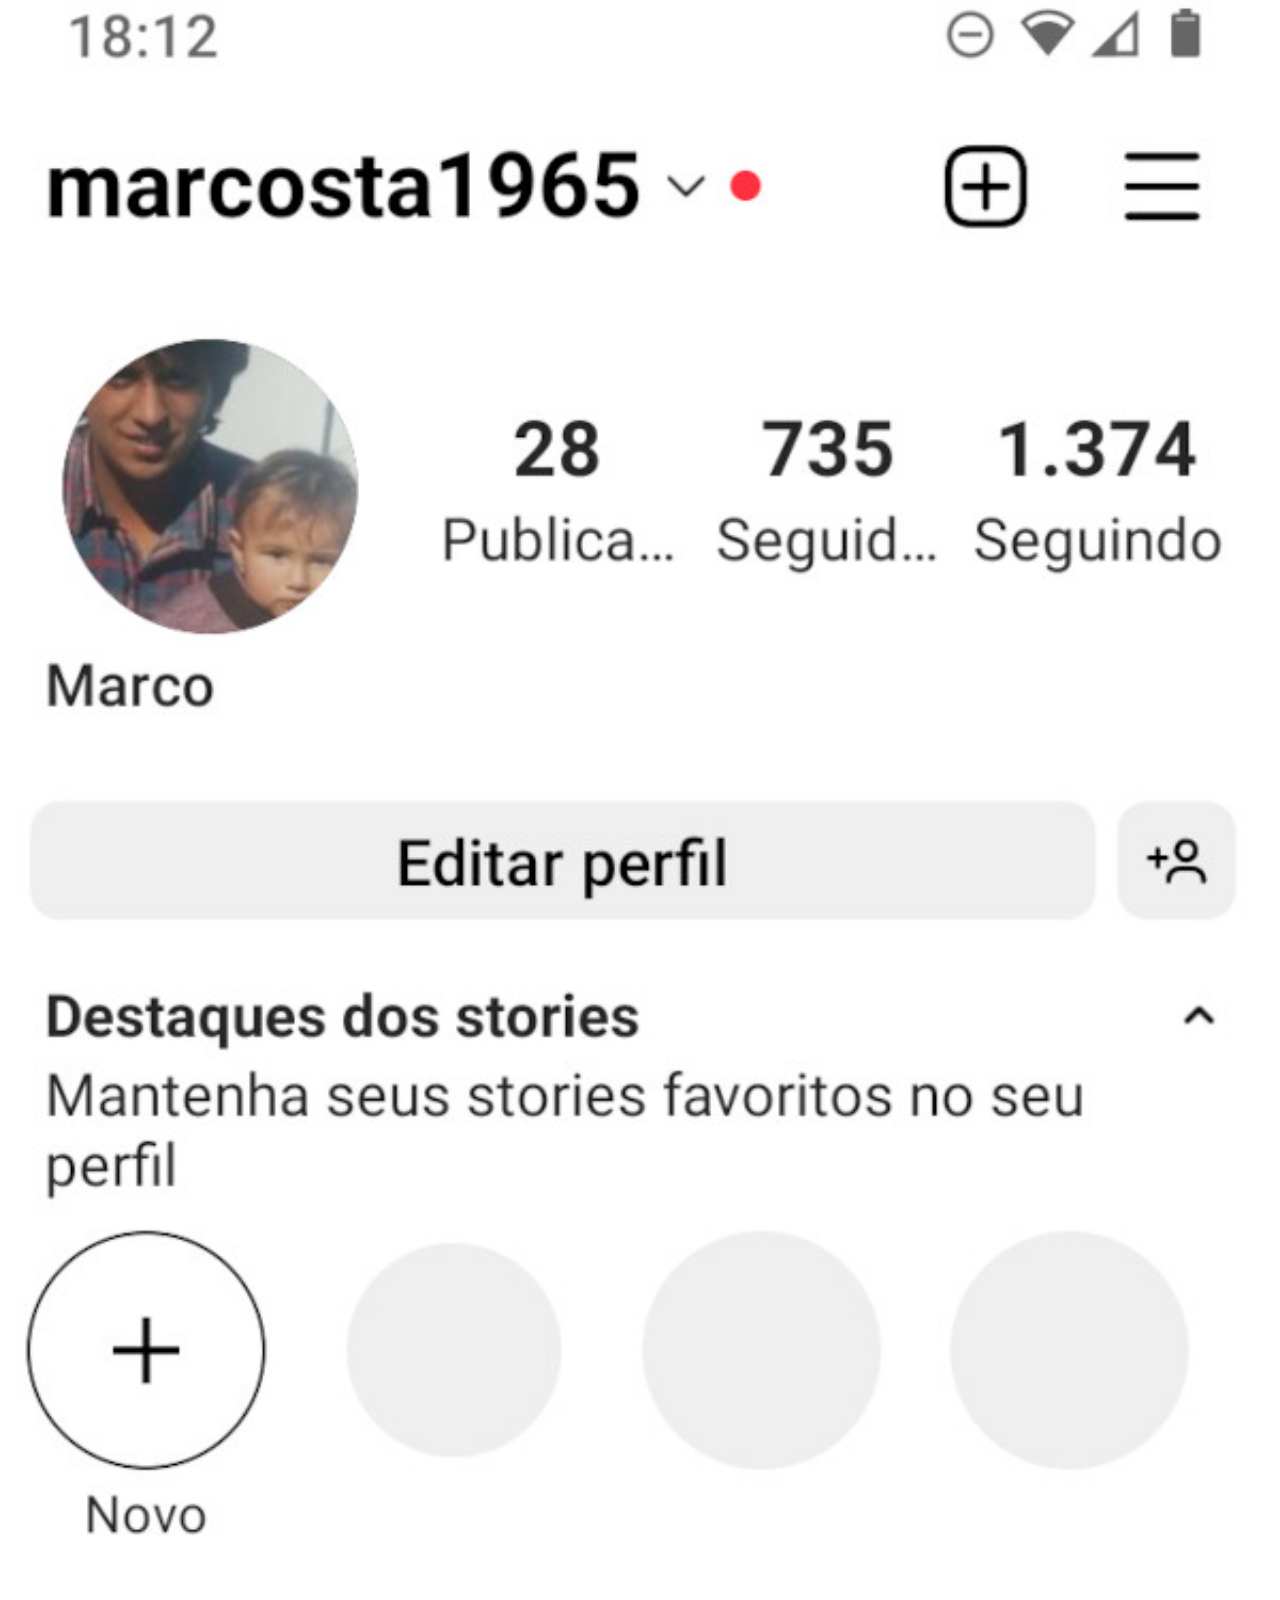
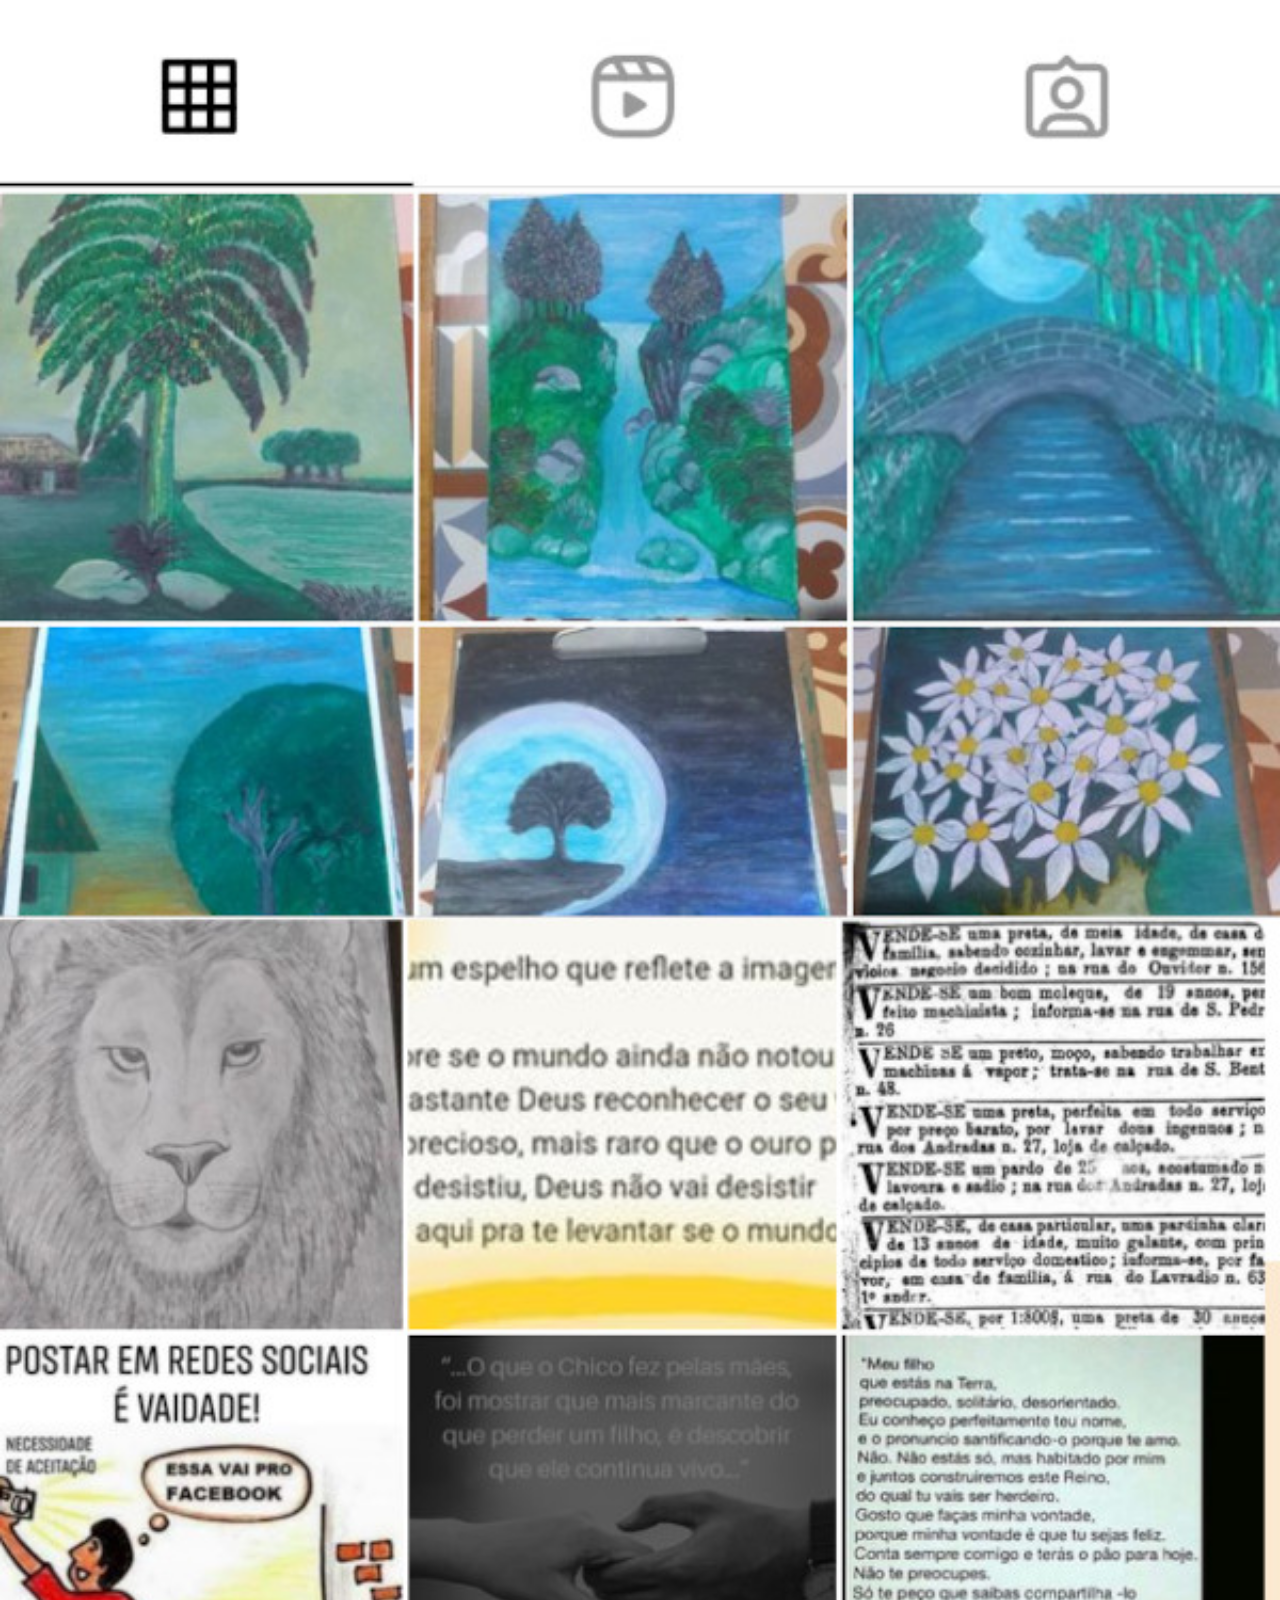
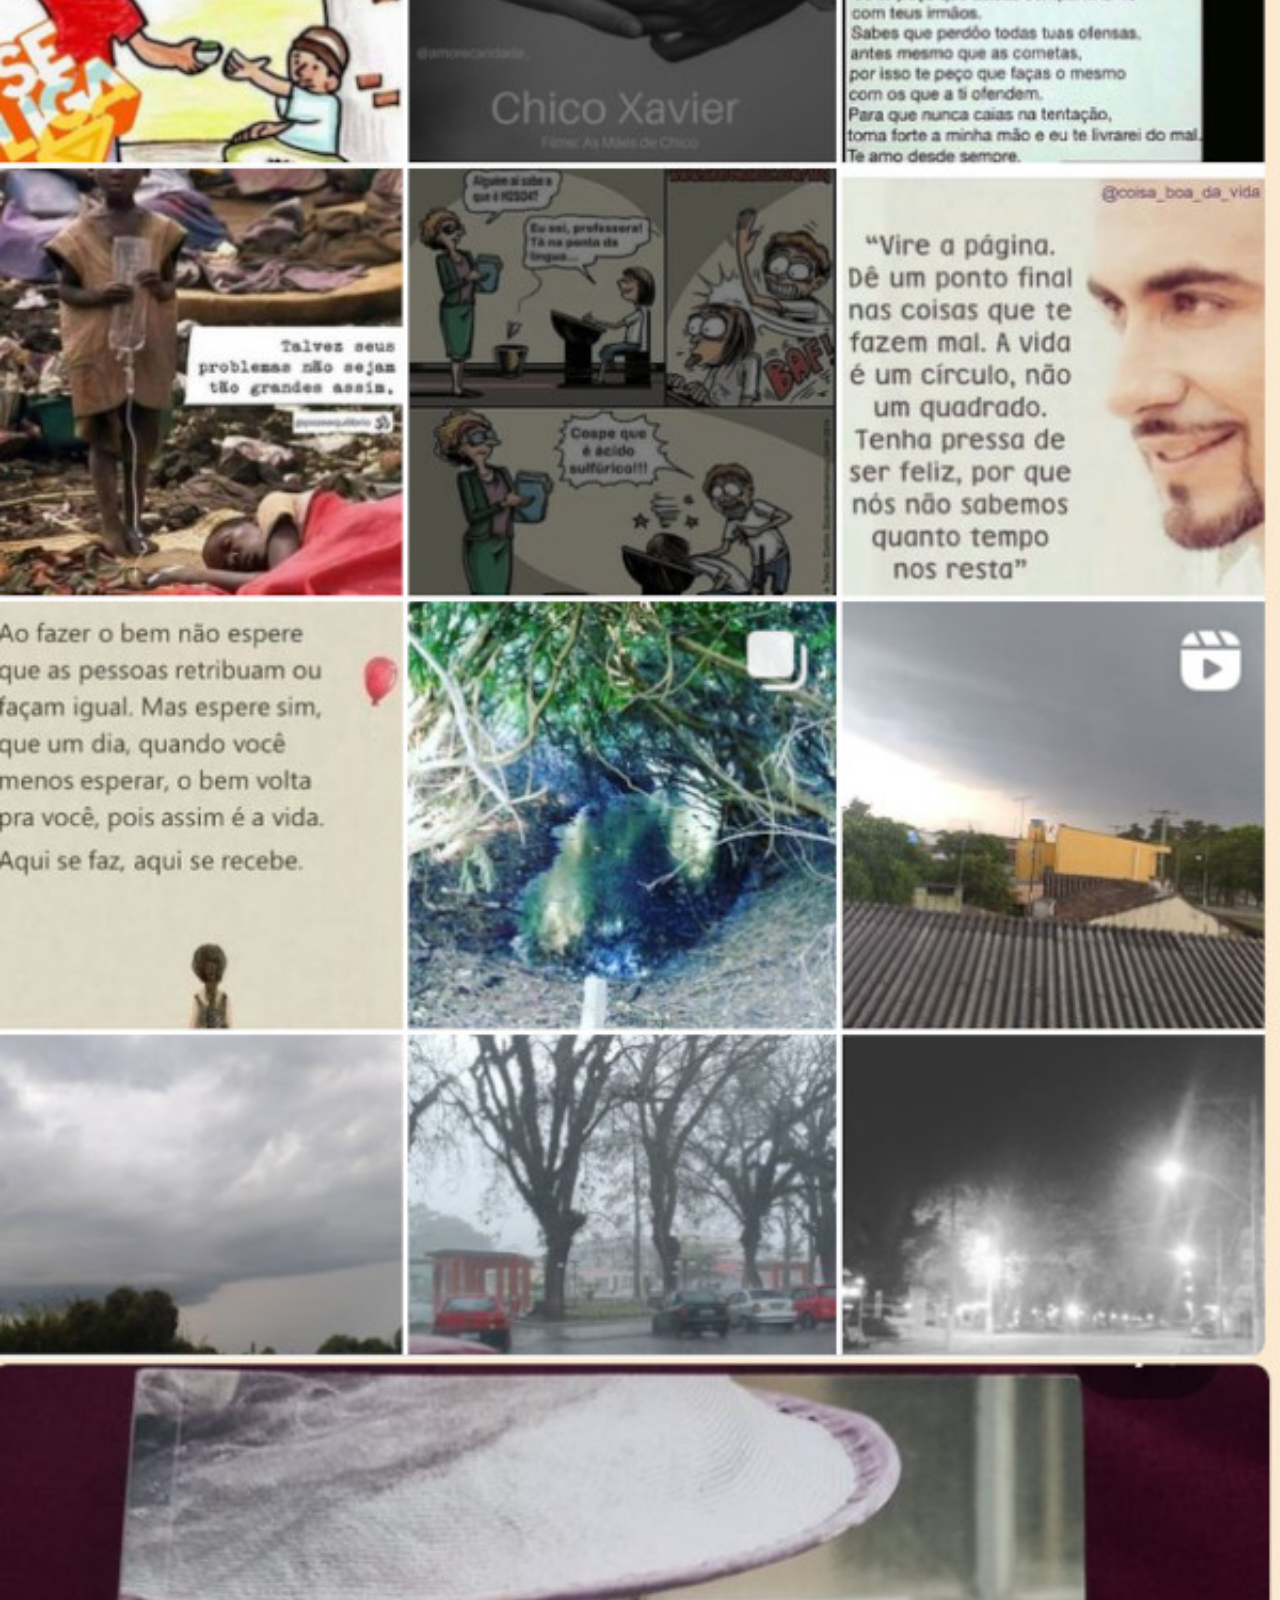
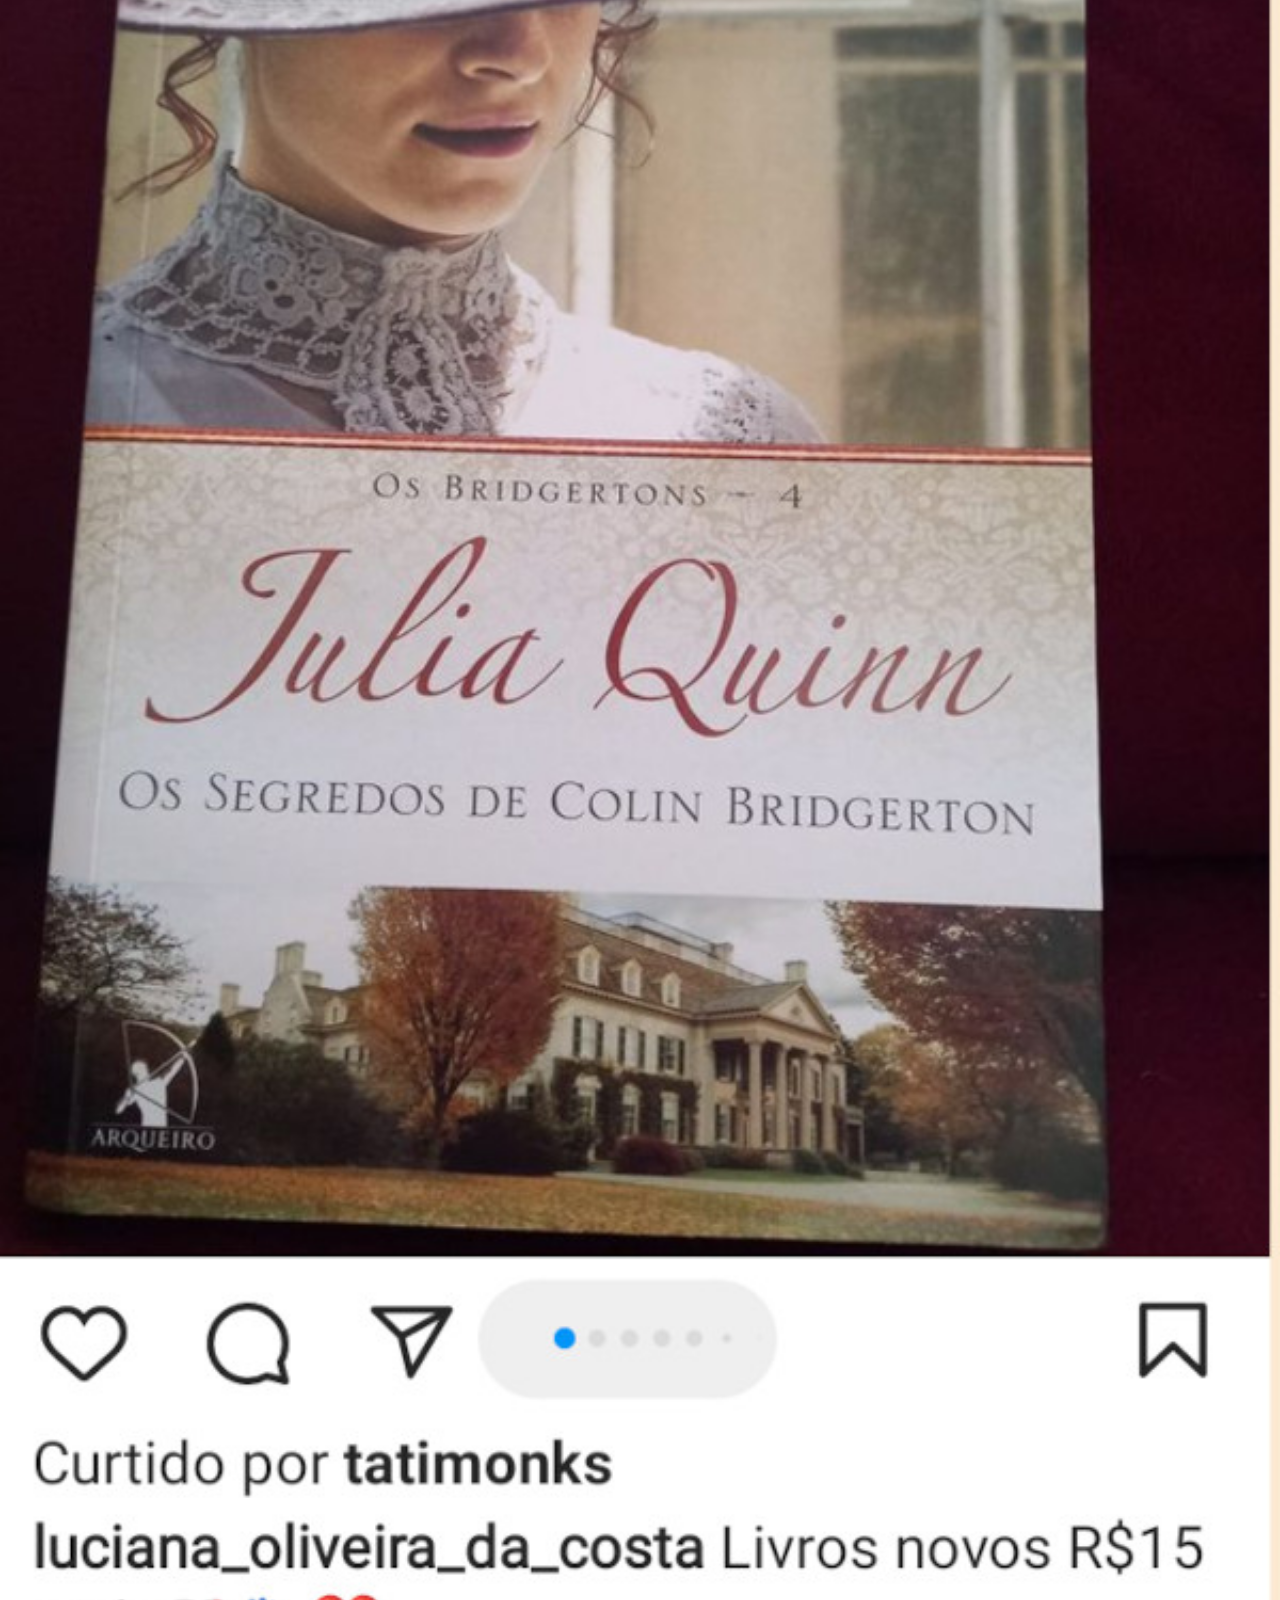
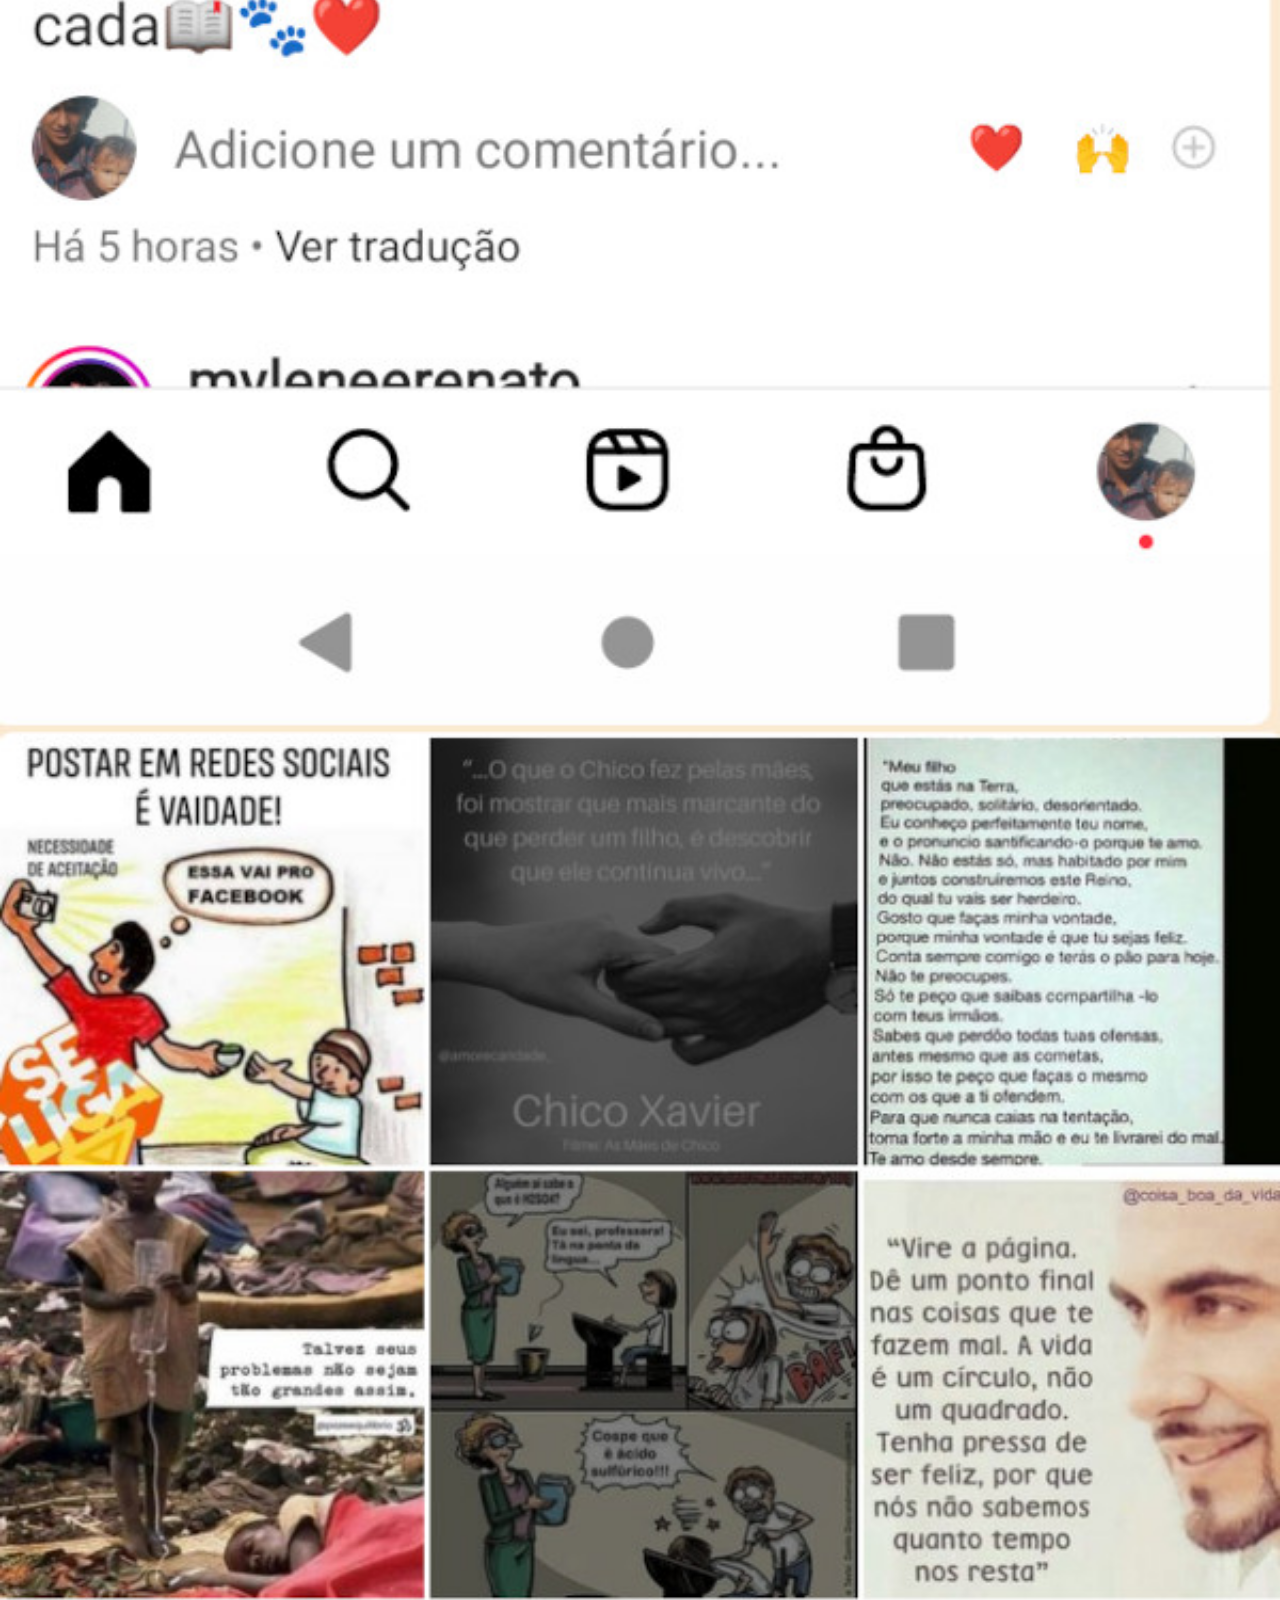
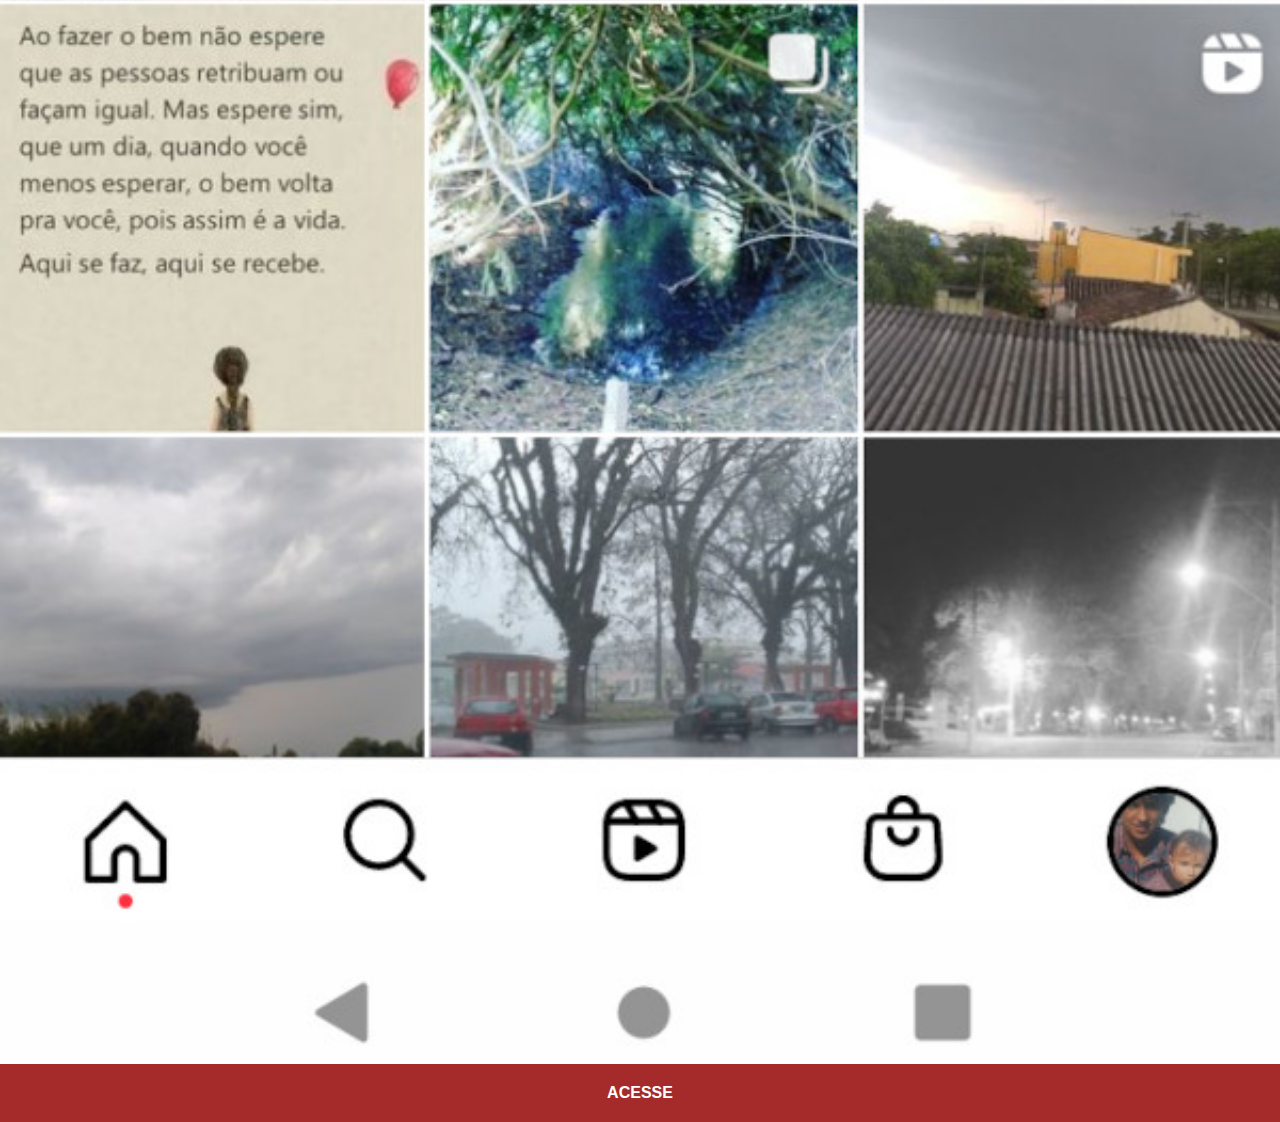
<file: instagram.html>
<!DOCTYPE html>
<html lang="pt-br">
<head>
    <meta charset="UTF-8">
    <meta http-equiv="X-UA-Compatible" content="IE=edge">
    <meta name="viewport" content="width=device-width, initial-scale=1.0">
    <title>Instagram</title>
    <link rel="stylesheet" href="social.css">
</head>
<body>
    <img src="imagens/tela-instagram1.jpg" alt="GitHub">
    <a href="https://www.instagram.com/" target="_blank">ACESSE</a>
    
</body>
</html>
</file>
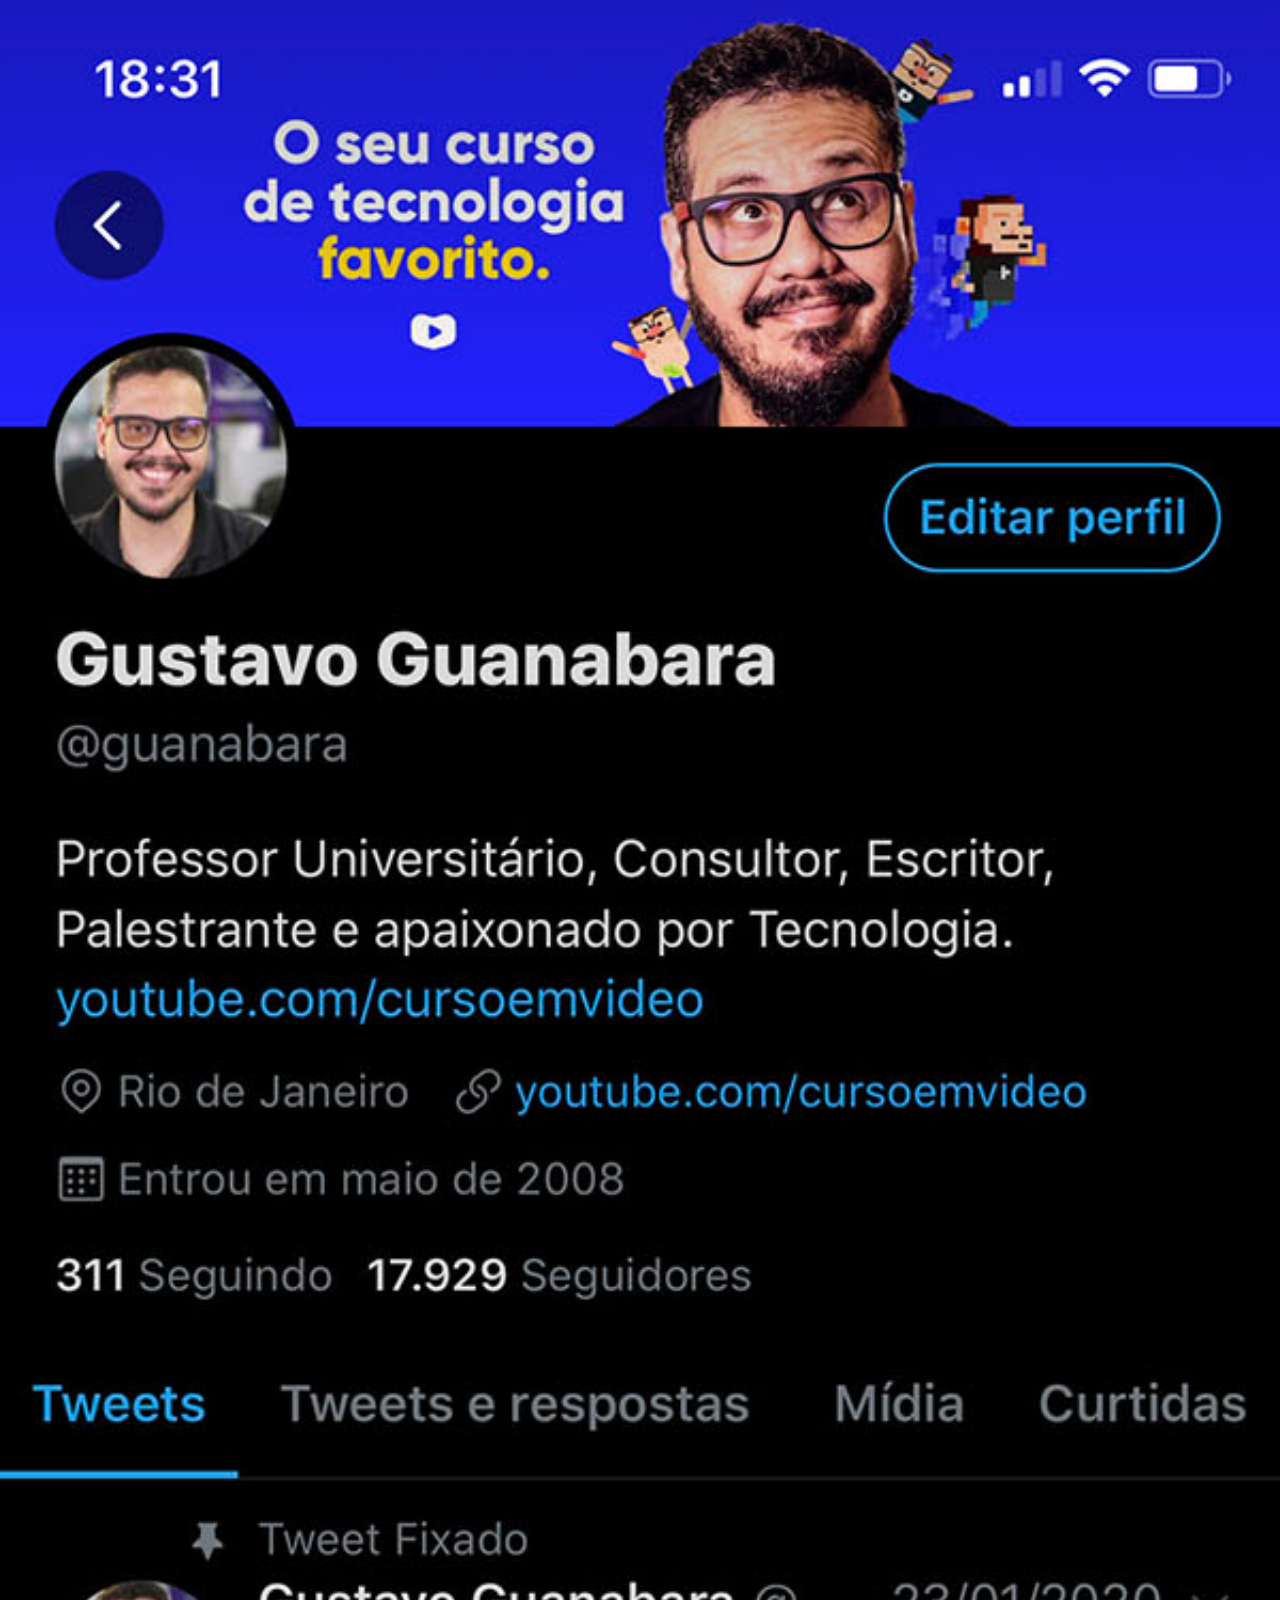
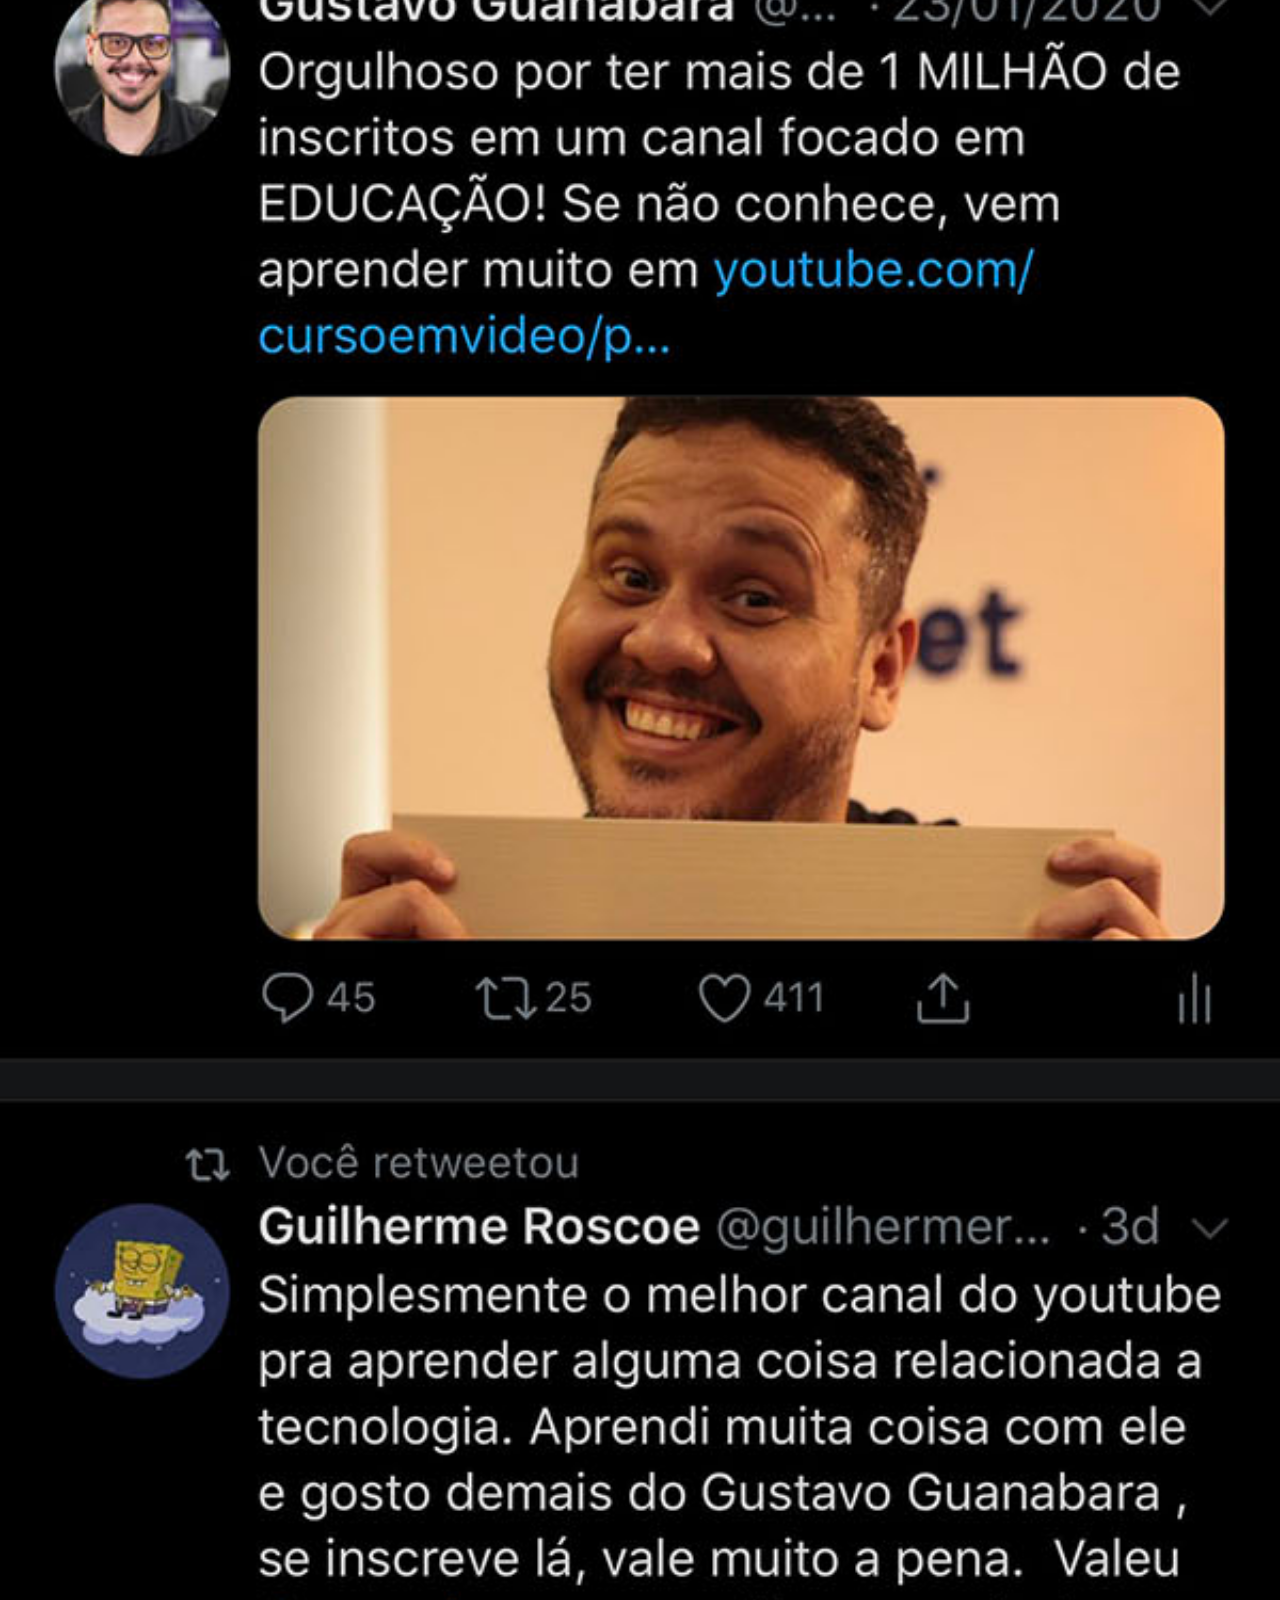
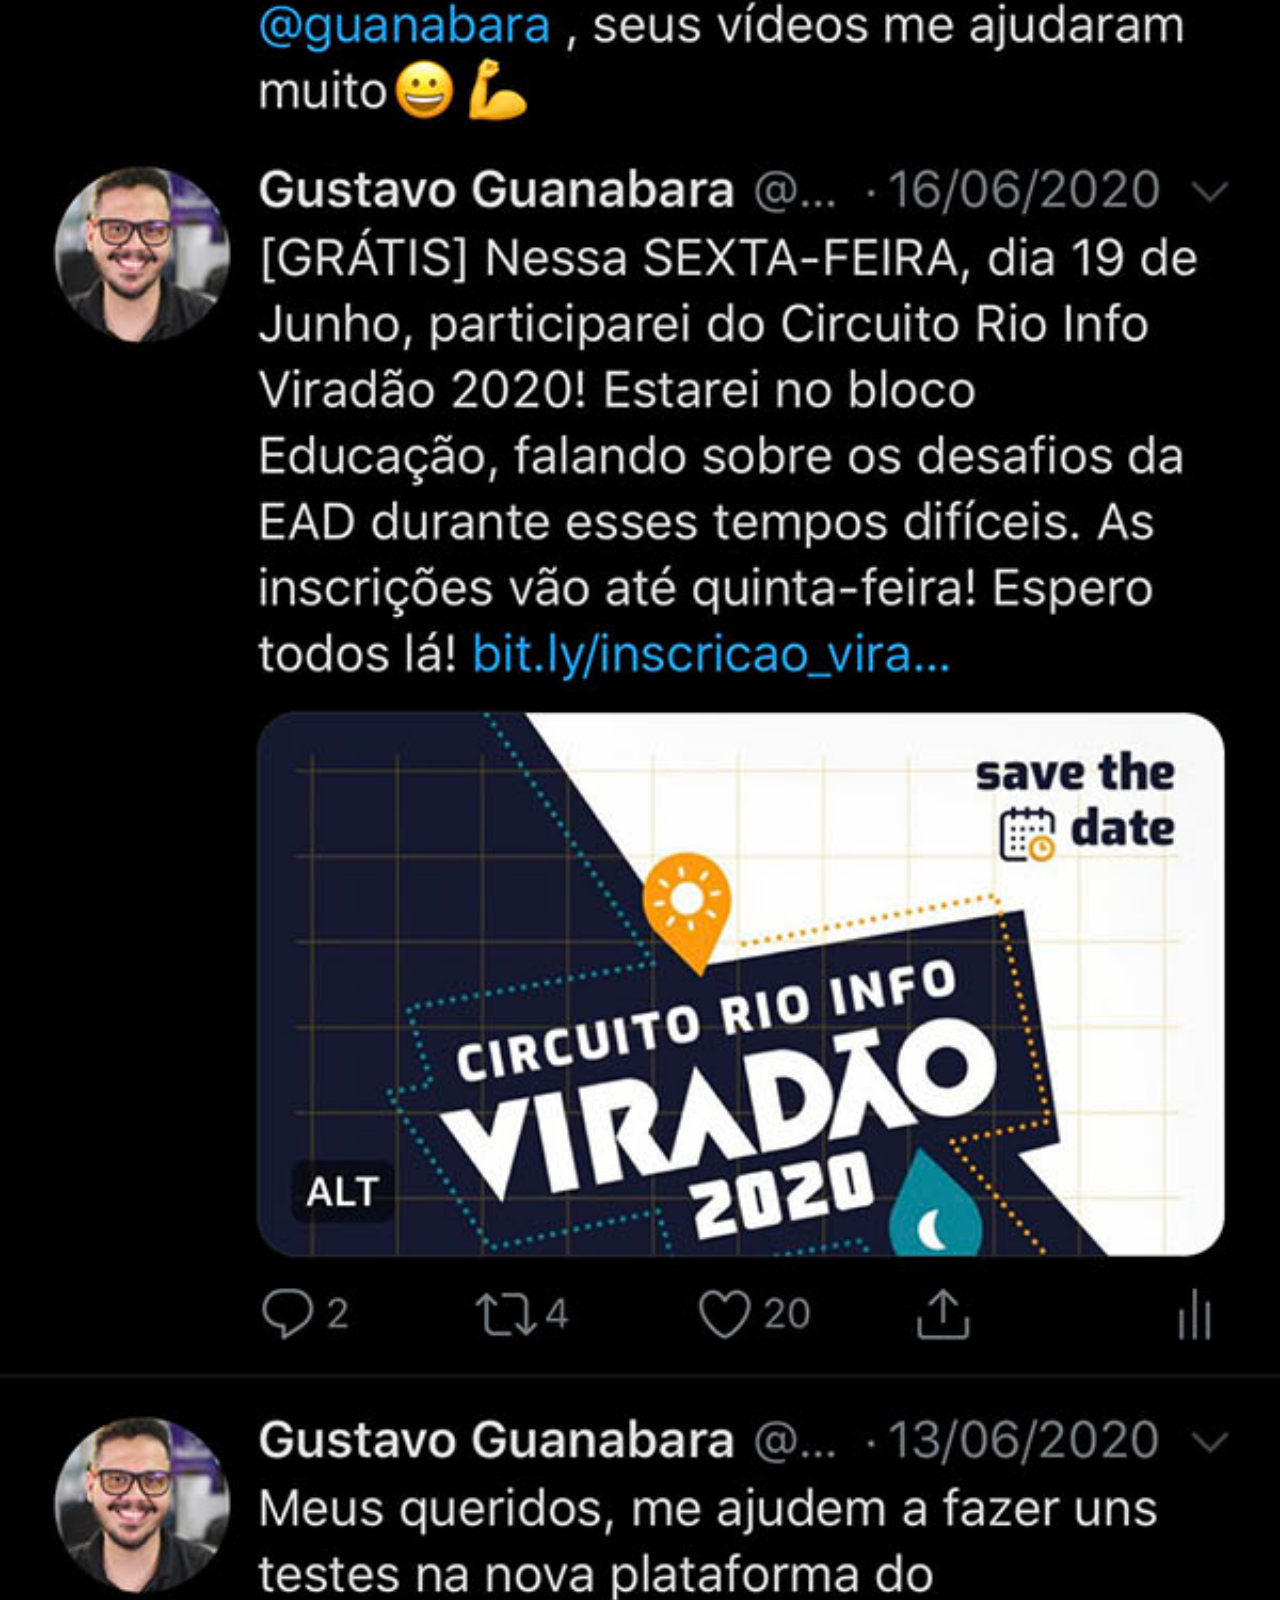
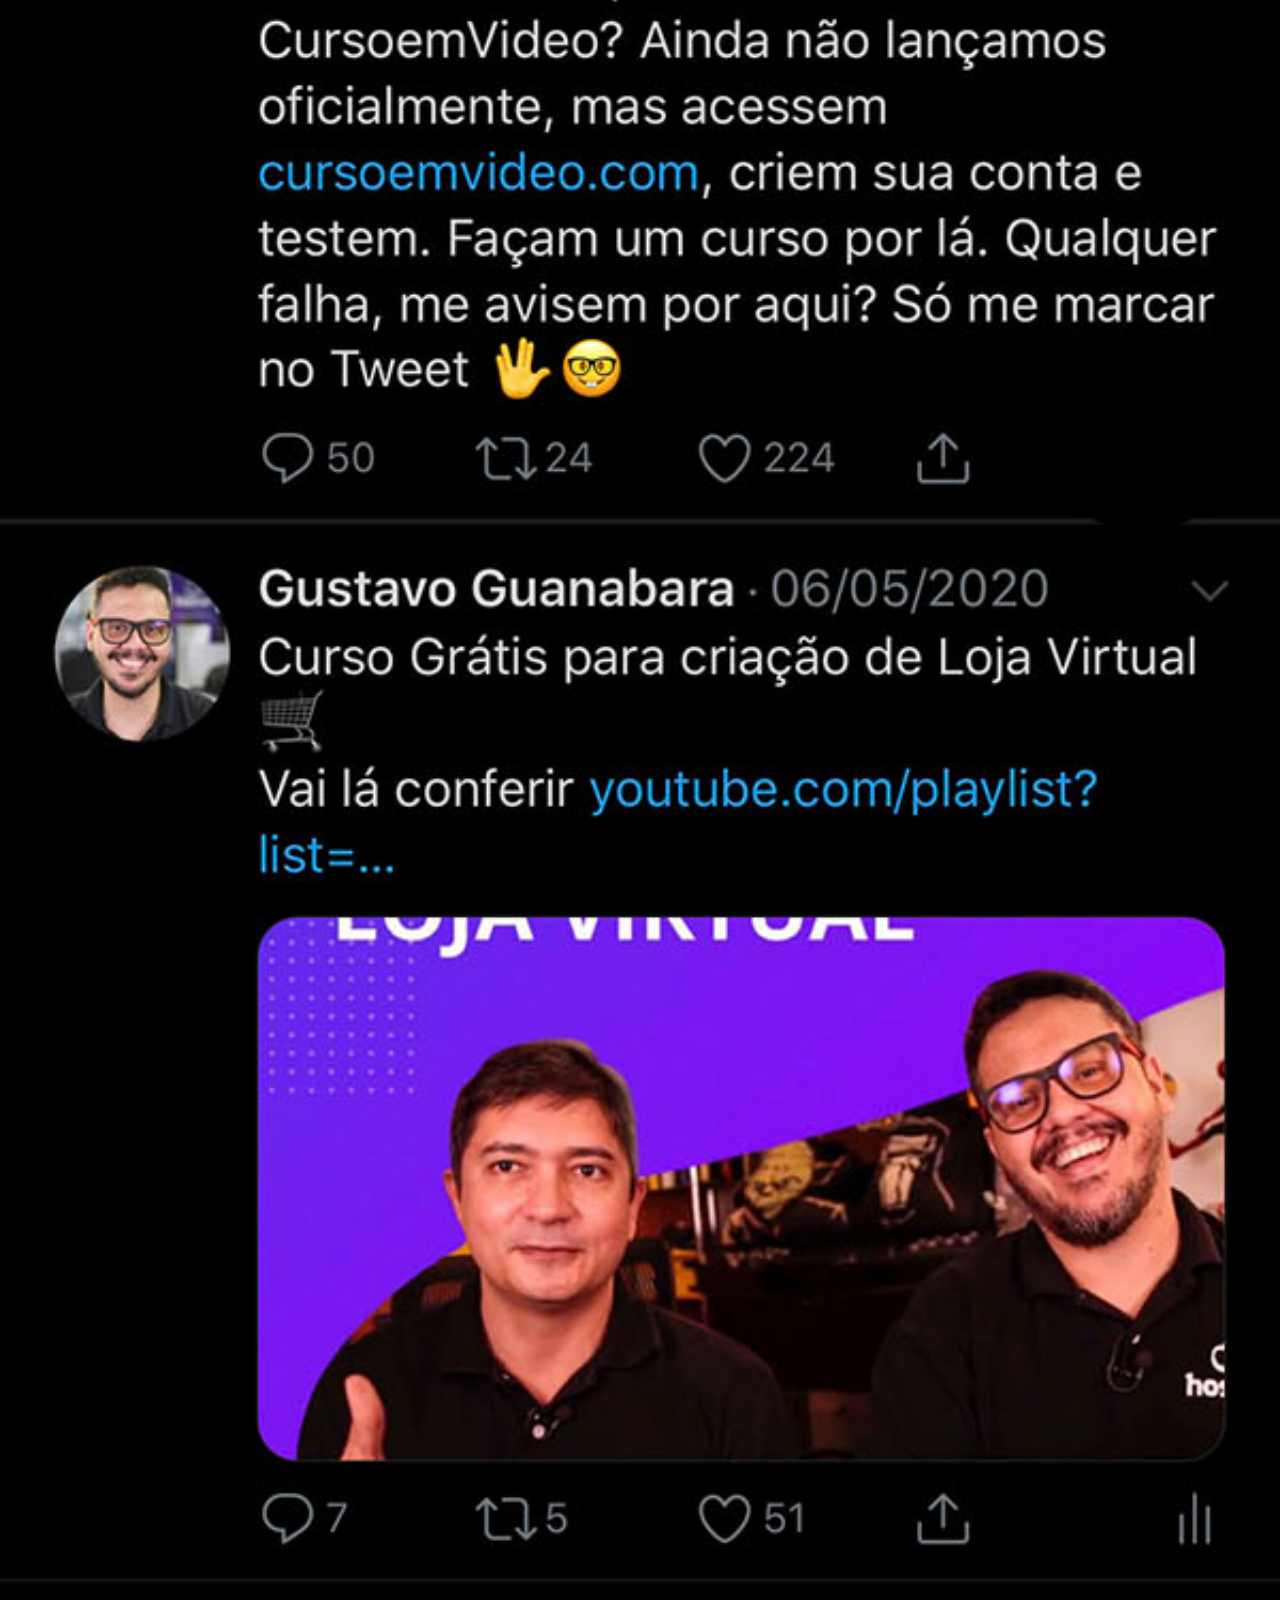
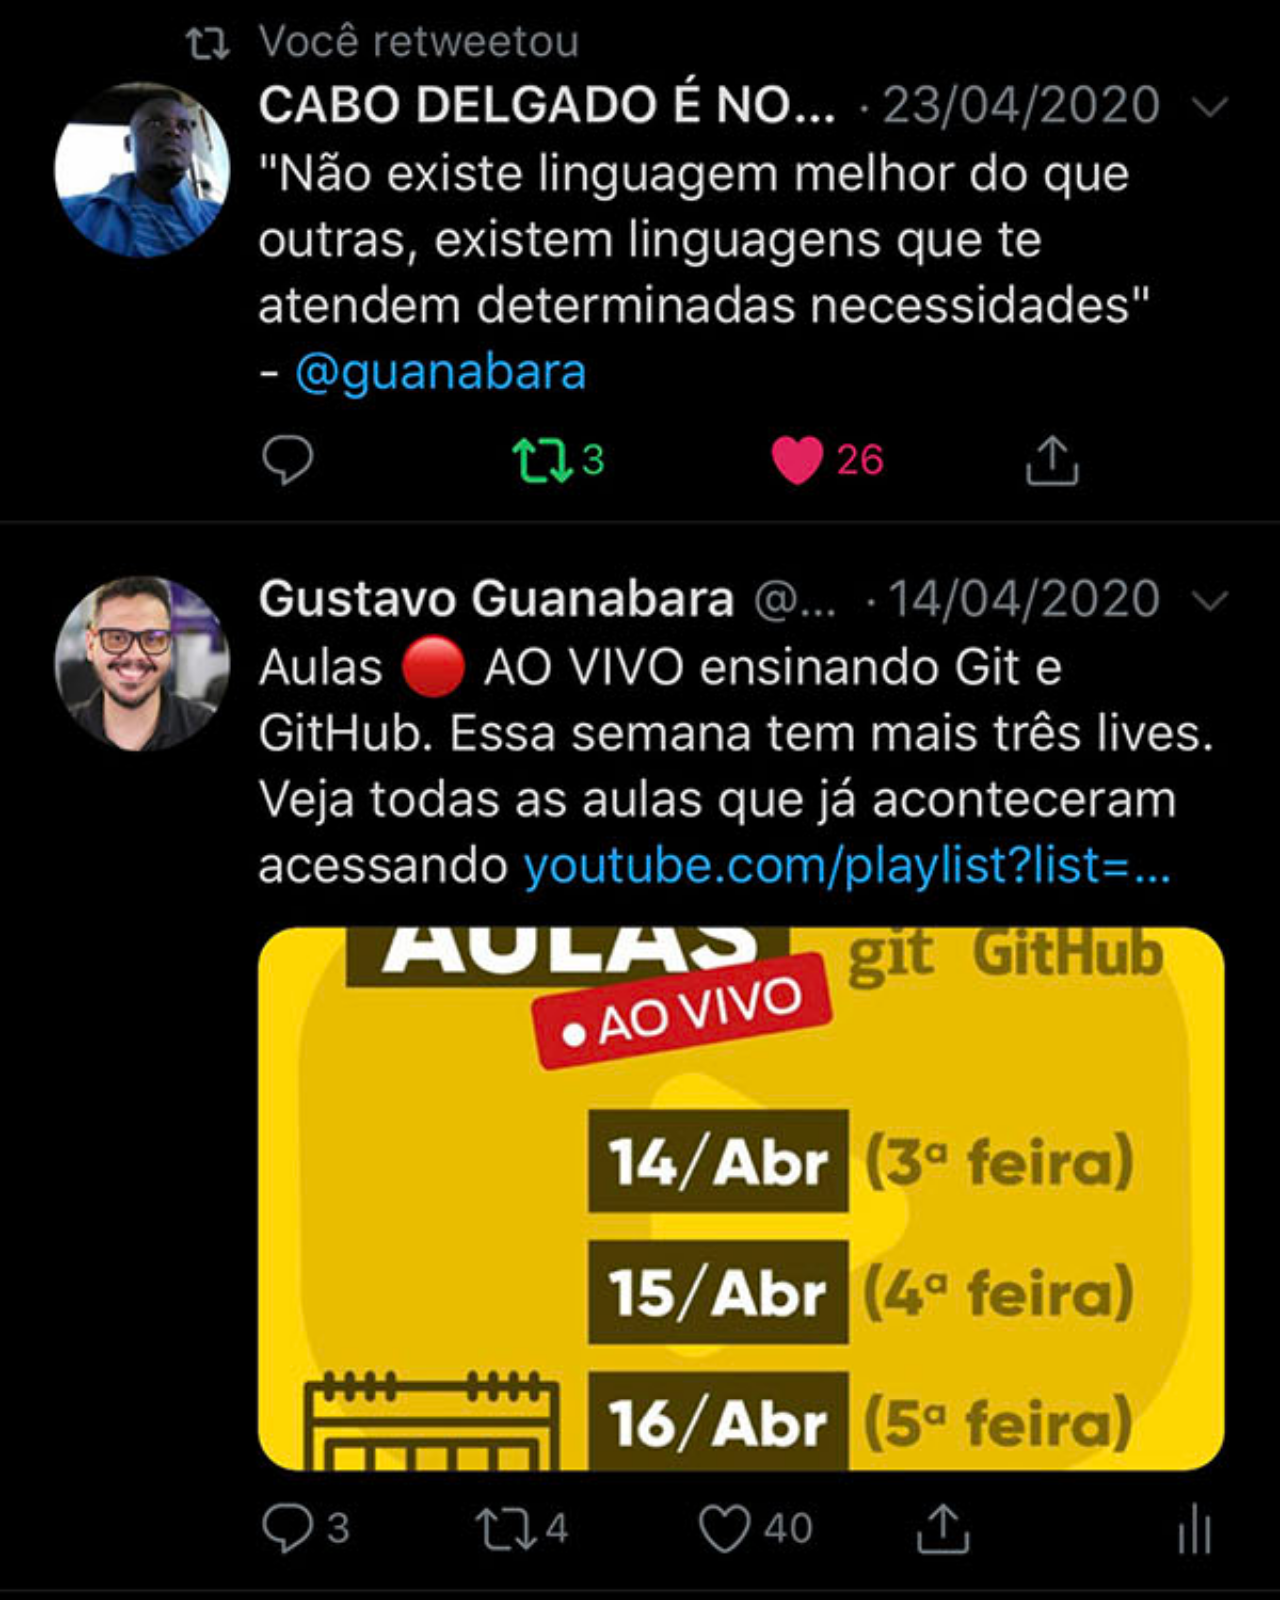
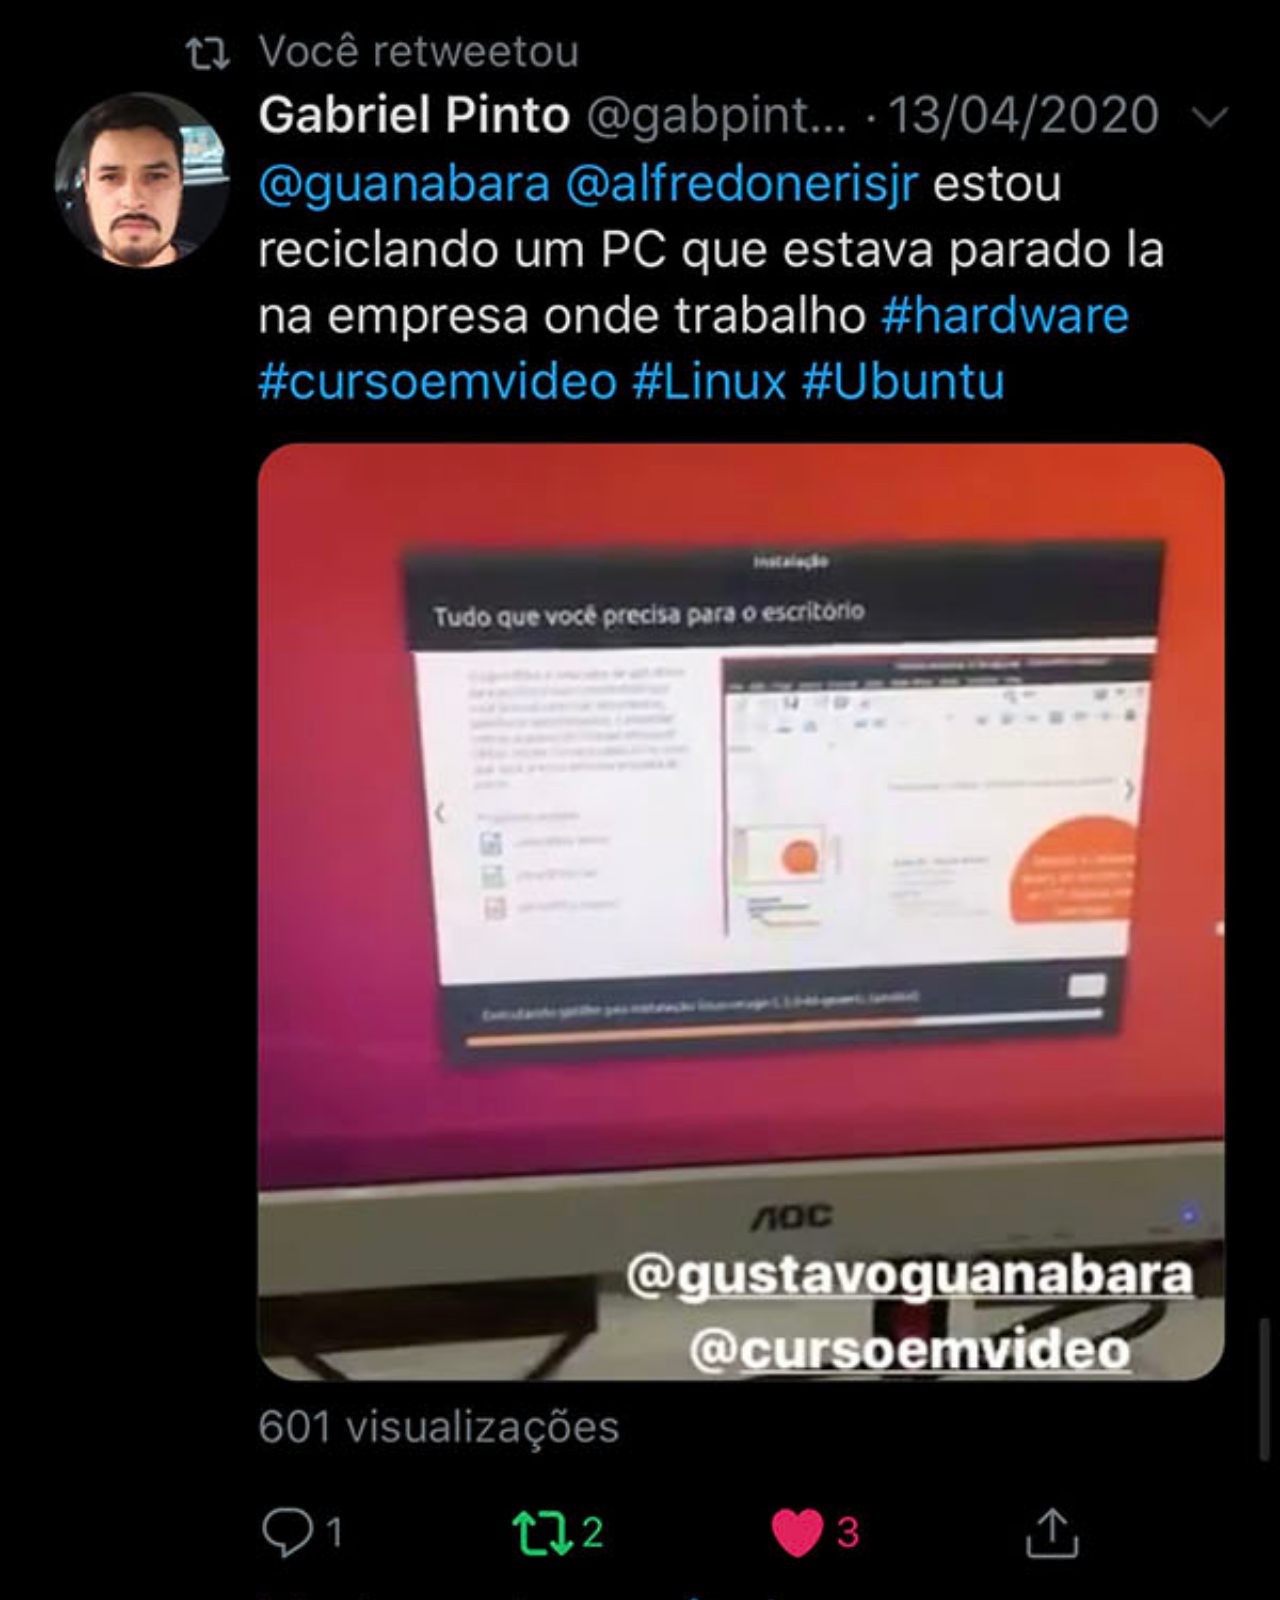
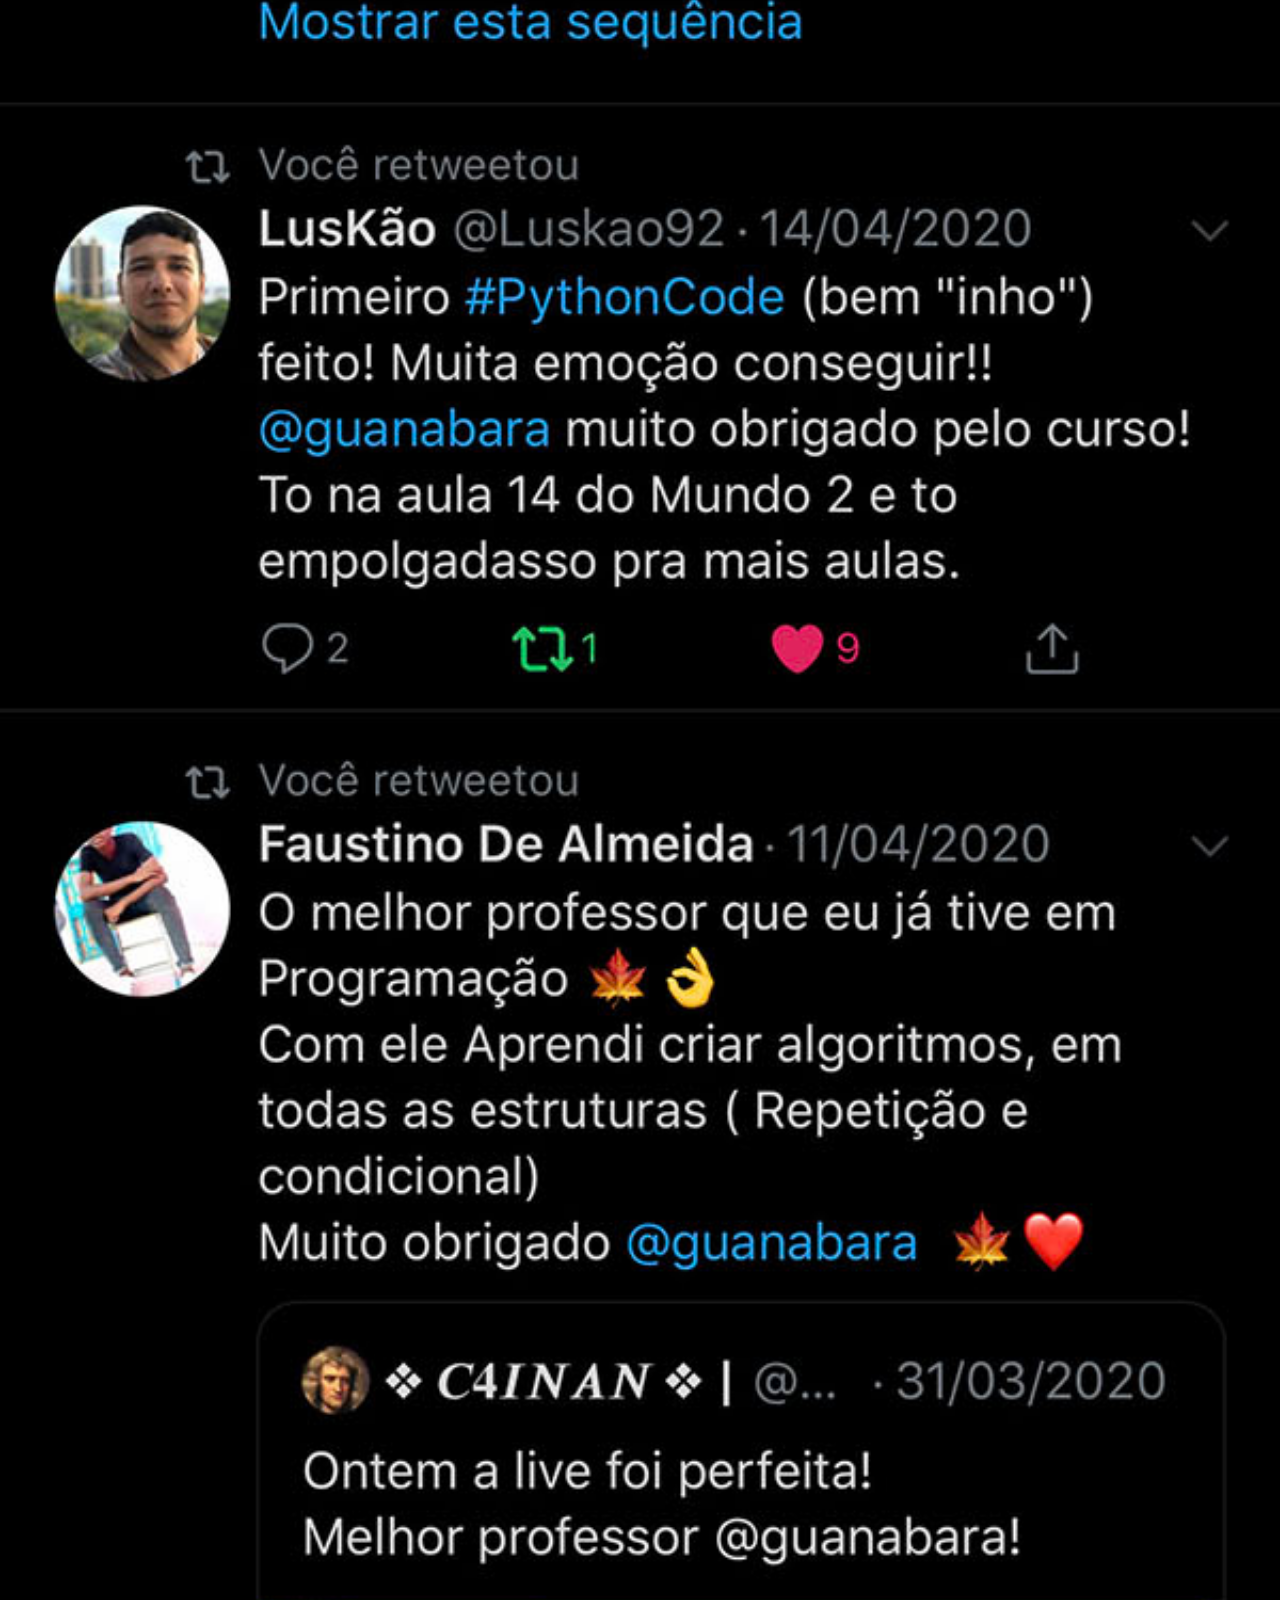
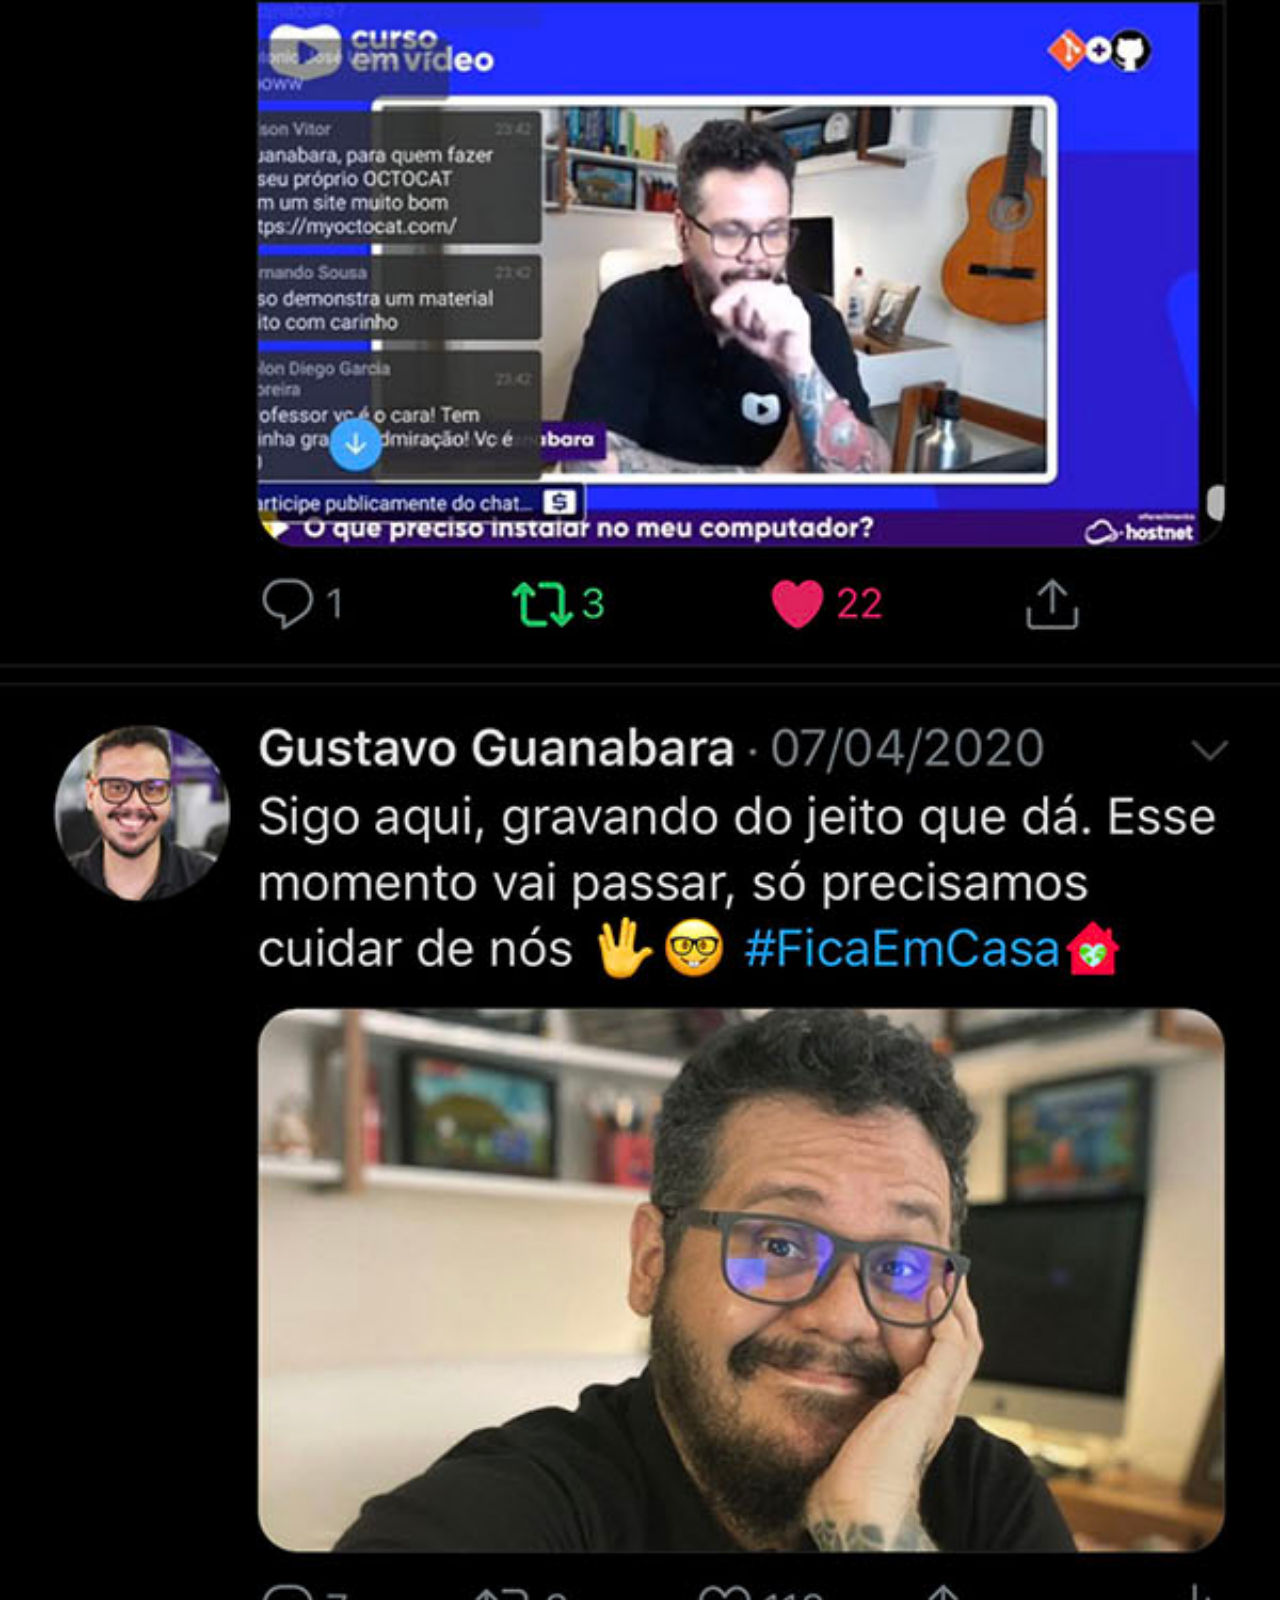
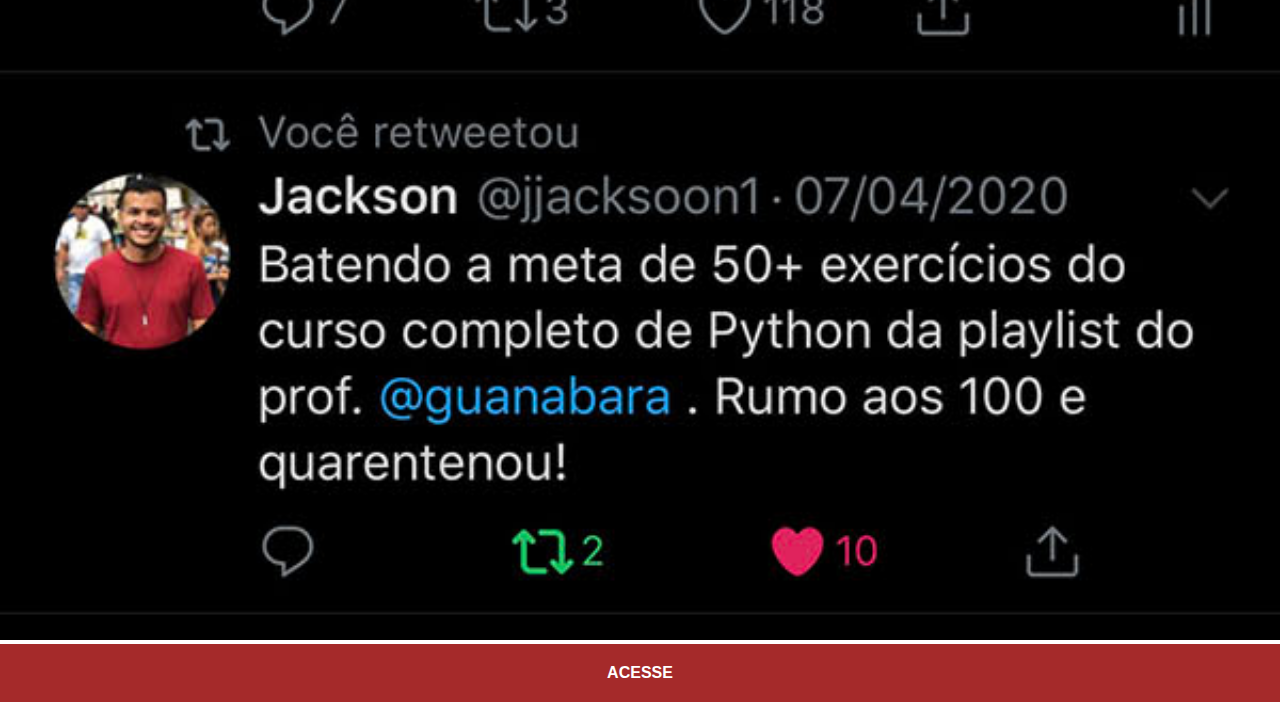
<file: twitter.html>
<!DOCTYPE html>
<html lang="pt-br">
<head>
    <meta charset="UTF-8">
    <meta http-equiv="X-UA-Compatible" content="IE=edge">
    <meta name="viewport" content="width=device-width, initial-scale=1.0">
    <title>Instagram</title>
    <link rel="stylesheet" href="social.css">
</head>
<body>
    <img src="imagens/tela-twitter.jpg" alt="GitHub">
    <a href="https://www.instagram.com/" target="_blank">ACESSE</a>
    
</body>
</html>
</file>
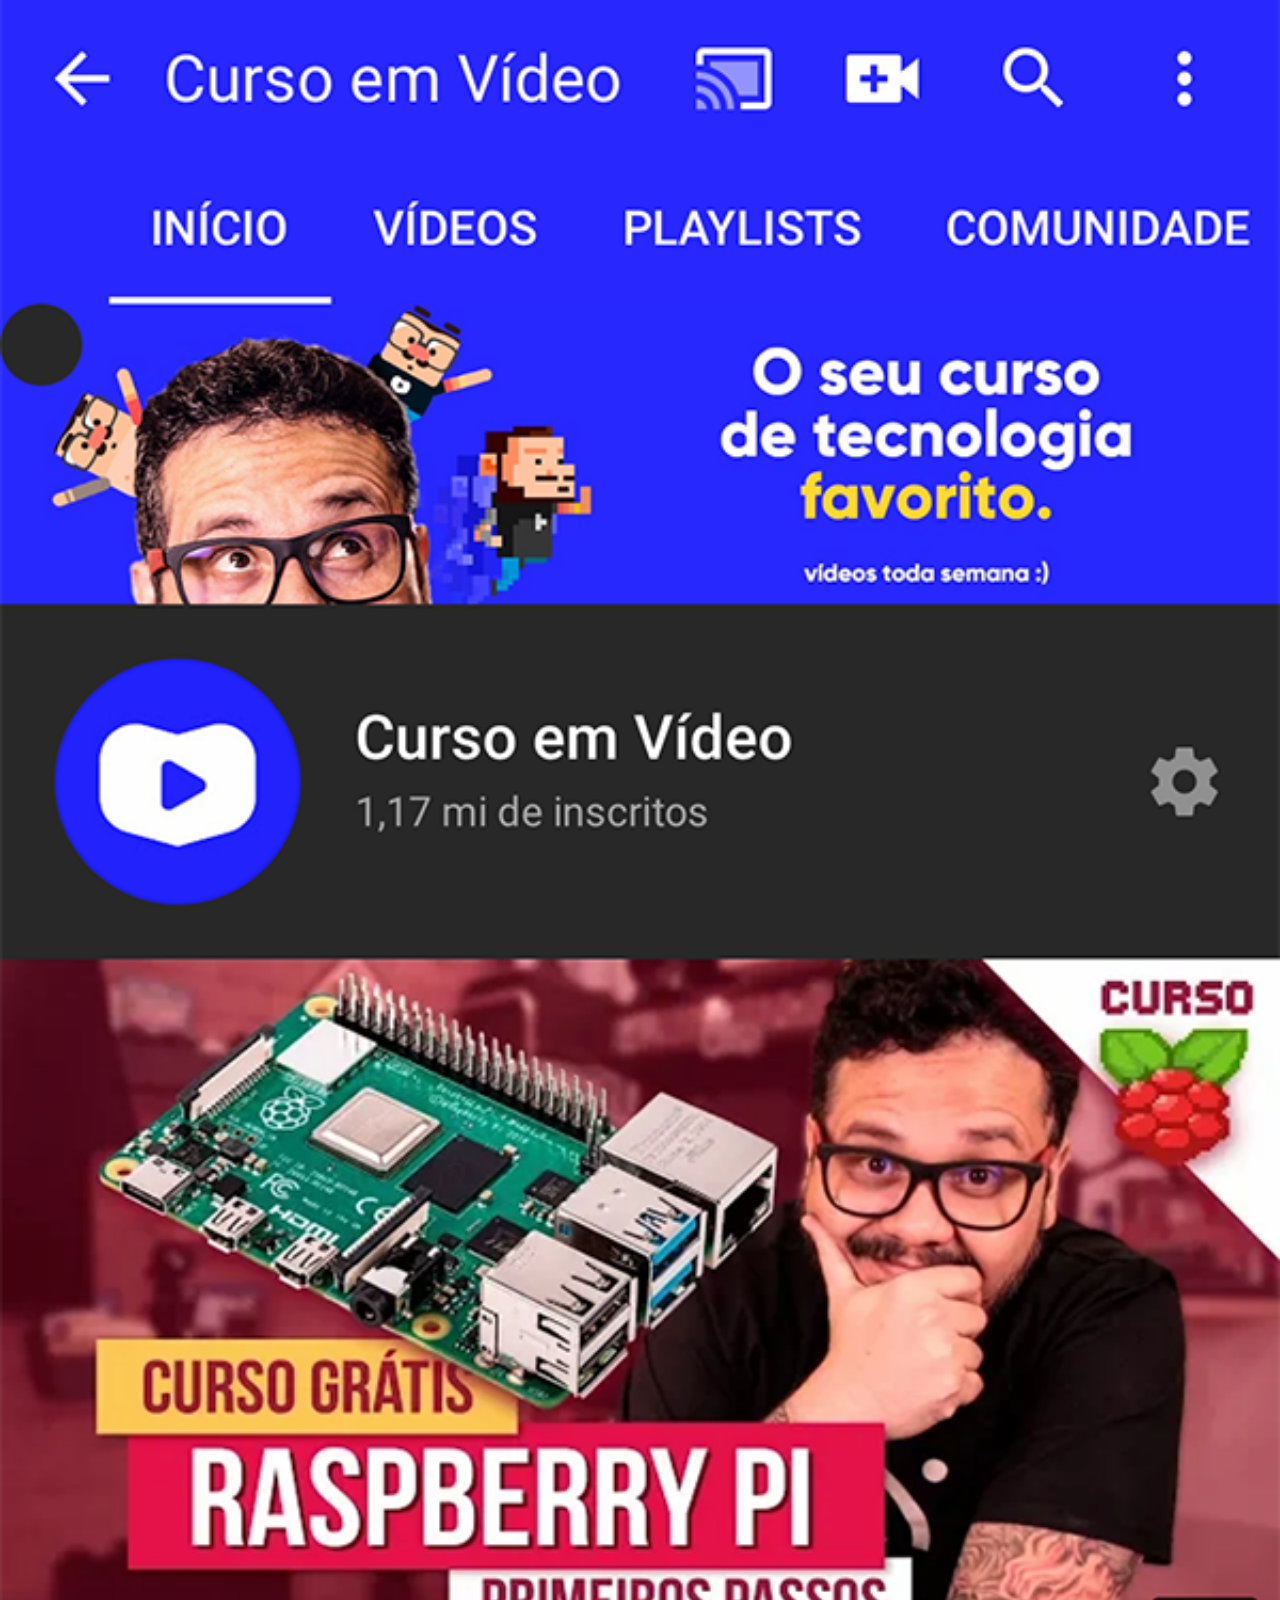
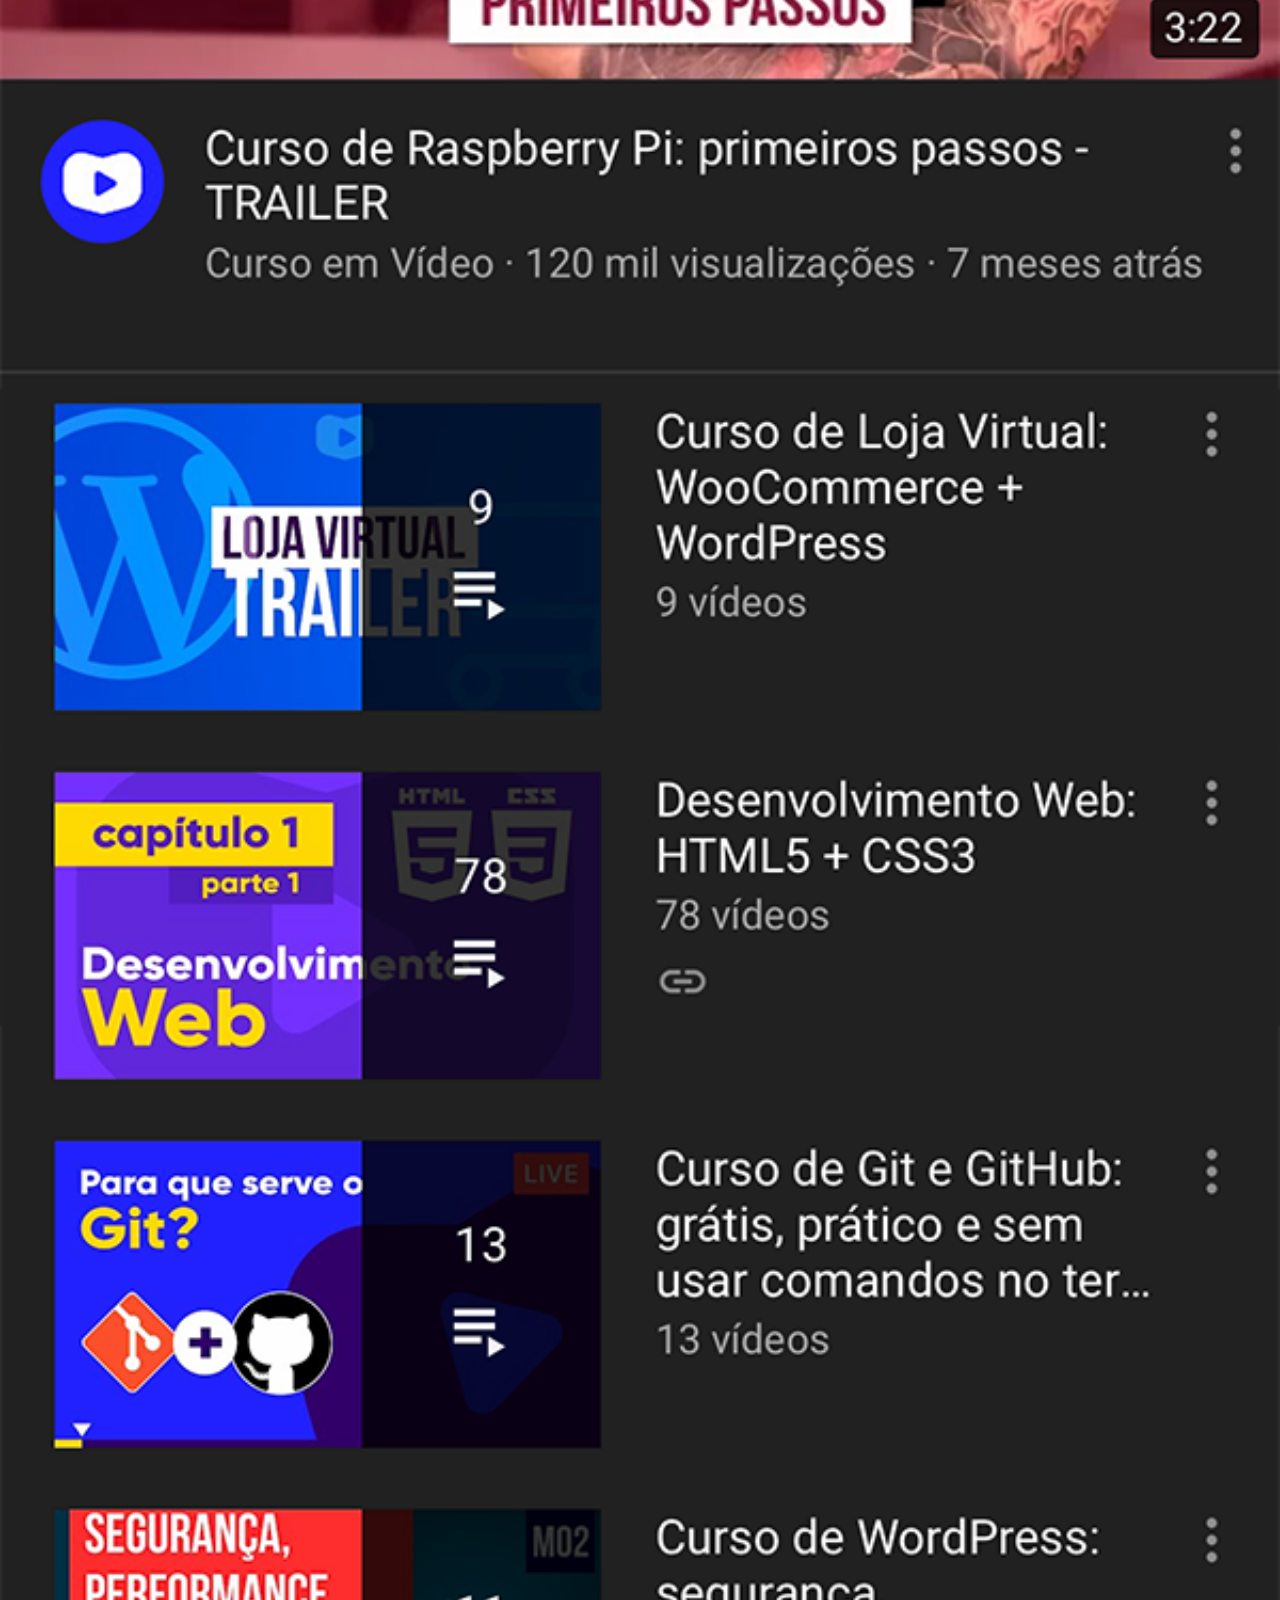
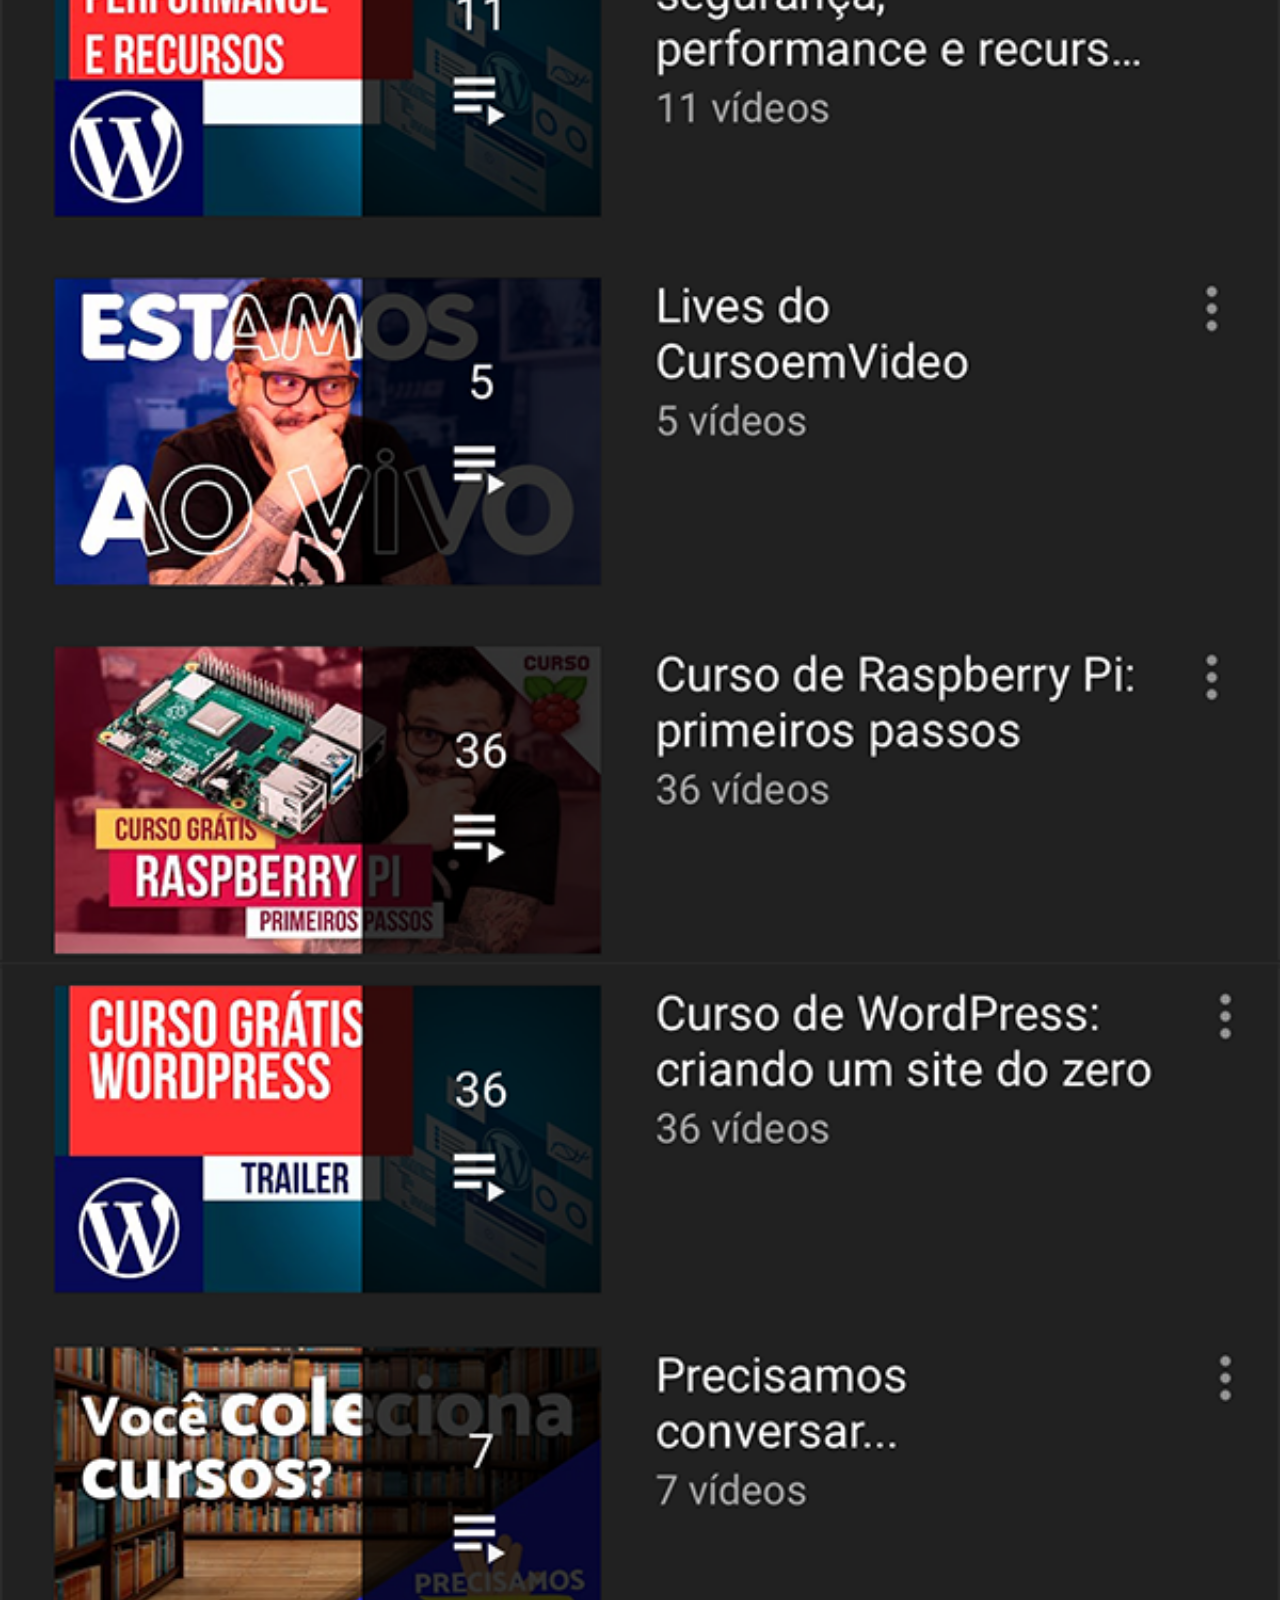
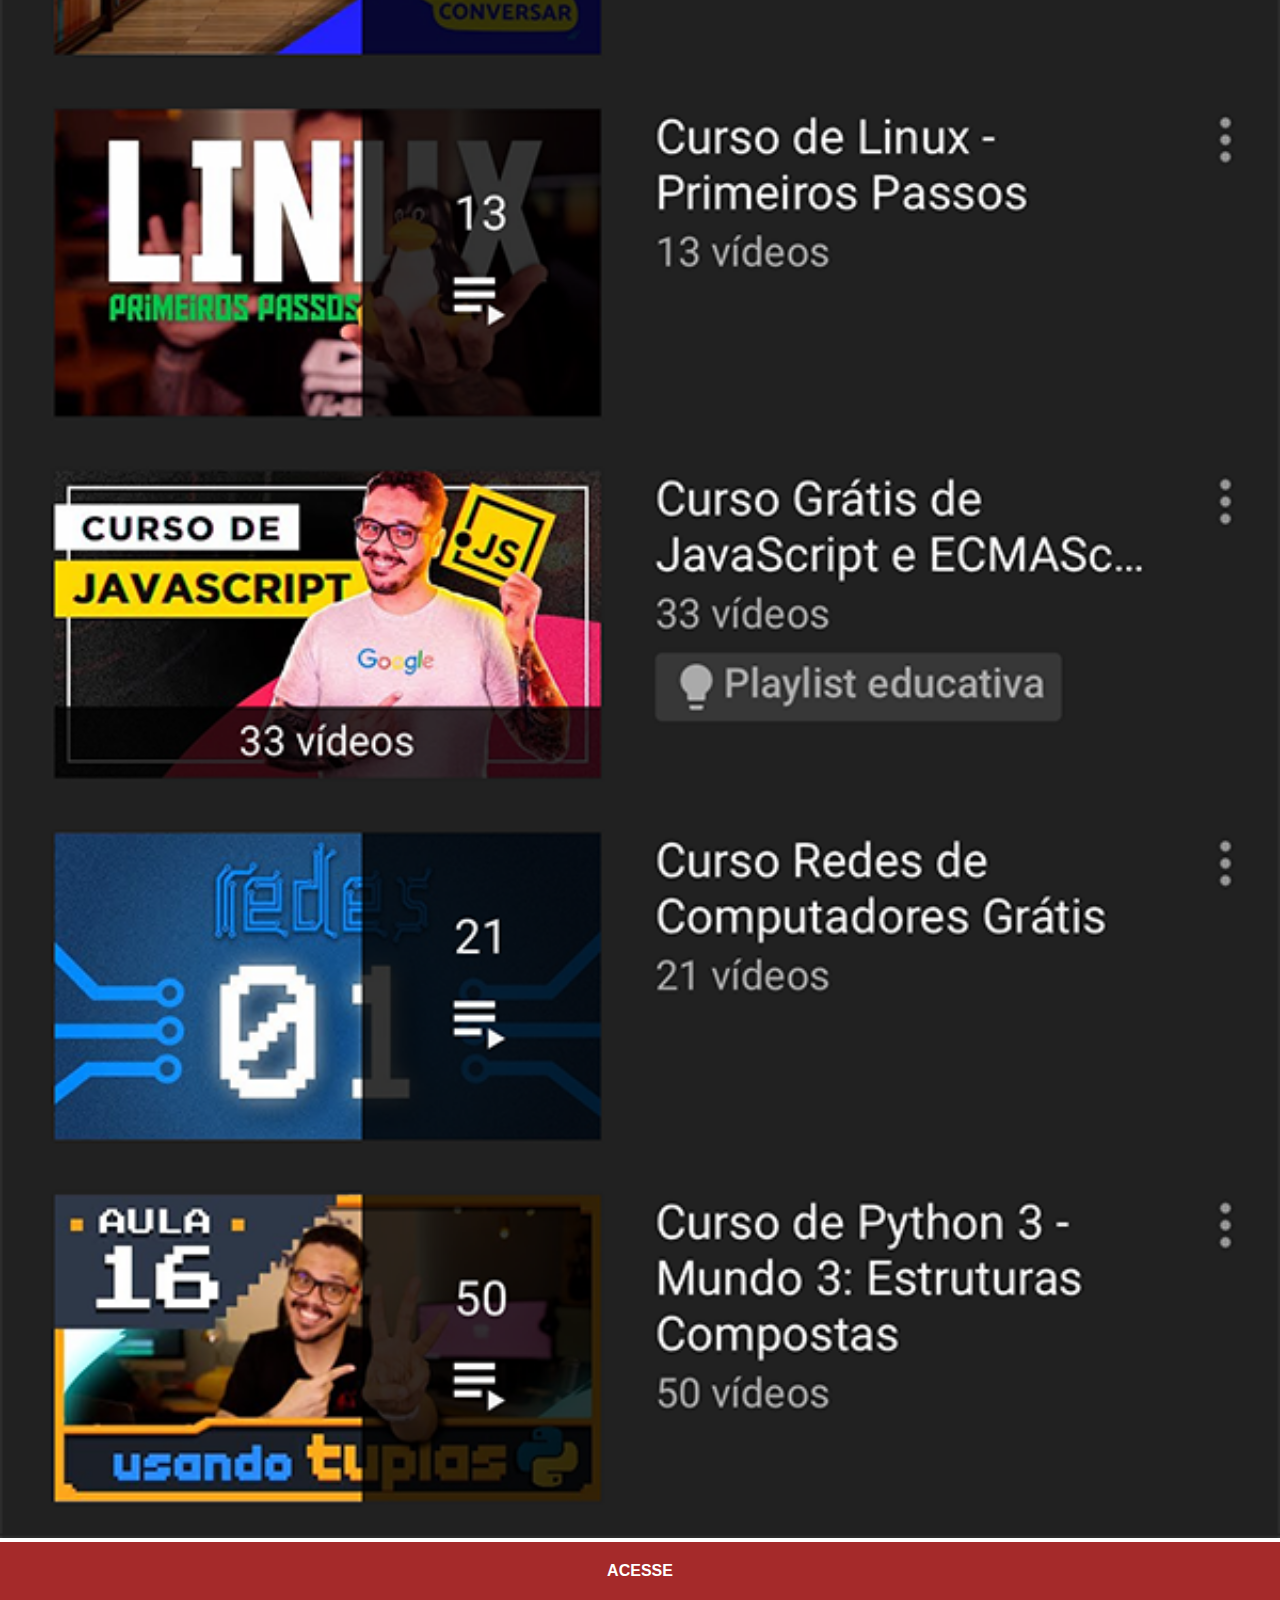
<file: youtube.html>
<!DOCTYPE html>
<html lang="pt-br">
<head>
    <meta charset="UTF-8">
    <meta http-equiv="X-UA-Compatible" content="IE=edge">
    <meta name="viewport" content="width=device-width, initial-scale=1.0">
    <title>YouTube</title>
    <link rel="stylesheet" href="social.css">
</head>
<body>
    <img src="imagens/tela-youtube.png" alt="YouTube">
    <a href="https://www.youtube.com/c/CursoemV%C3%ADdeo/playlists"target="_blank">ACESSE</a>
    
</body>
</html>
</file>
<file: estilos/style.css>
@charset "UTF-8";

* {
    margin: 0px;
    padding: 0px;
    font-family: Arial, Helvetica, sans-serif;
}

html, body {
    height: 100vh;
    width: 100vw;
    background-color: black;
}

body {
    background: url('../imagens/fundo-madeira.jpg') no-repeat top center;
    background-size: cover;
    background-attachment: fixed;
}

main {
    position: relative;
    height: 97vh;
    
}
section#telefone {
    position: absolute;
    top: 50%;
    left: 50%;
    transform: translate(-50%,-50%);
    height: 627px;
    width: 311px;
    background: url('../imagens/frame-iphone.png') no-repeat;
}   

iframe#tela {
    position:relative;
    top: 80px;
    left: 22px;
    width:267px;
    height:471px;
}

section#redes-sociais {
    text-align: right;
}

section#redes-sociais img {
    width: 50px;
    margin: 10px;
    border-radius: 50%;
    box-shadow: 2px 2px 5px black;
    
   
}

section#redes-sociais img:hover {
    border: 2px solid rgb(255, 255, 255, 0.637);
}
</file>
<file: social.css>
@charset "UTF-8";

* {
    margin: 0px;
    padding: 0px;
    font-family: Arial, Helvetica, sans-serif;

}

::-webkit-scrollbar {
    width: 0px;
    height: 0px;
}

img {
    width: 100vw;

}

a {
    display: block;
    background-color: brown;
    padding: 20px;
    text-align: center;
    color: white;
    font-weight: bolder;
    text-decoration: none;
}
a:hover {
    background-color: red;
}
  /*Foi criado essa css, para que se use somente um link para todas as paginas sociais. Essas páginas sociais têm as mesmas configurações mencionadas acima.*/
</file>
